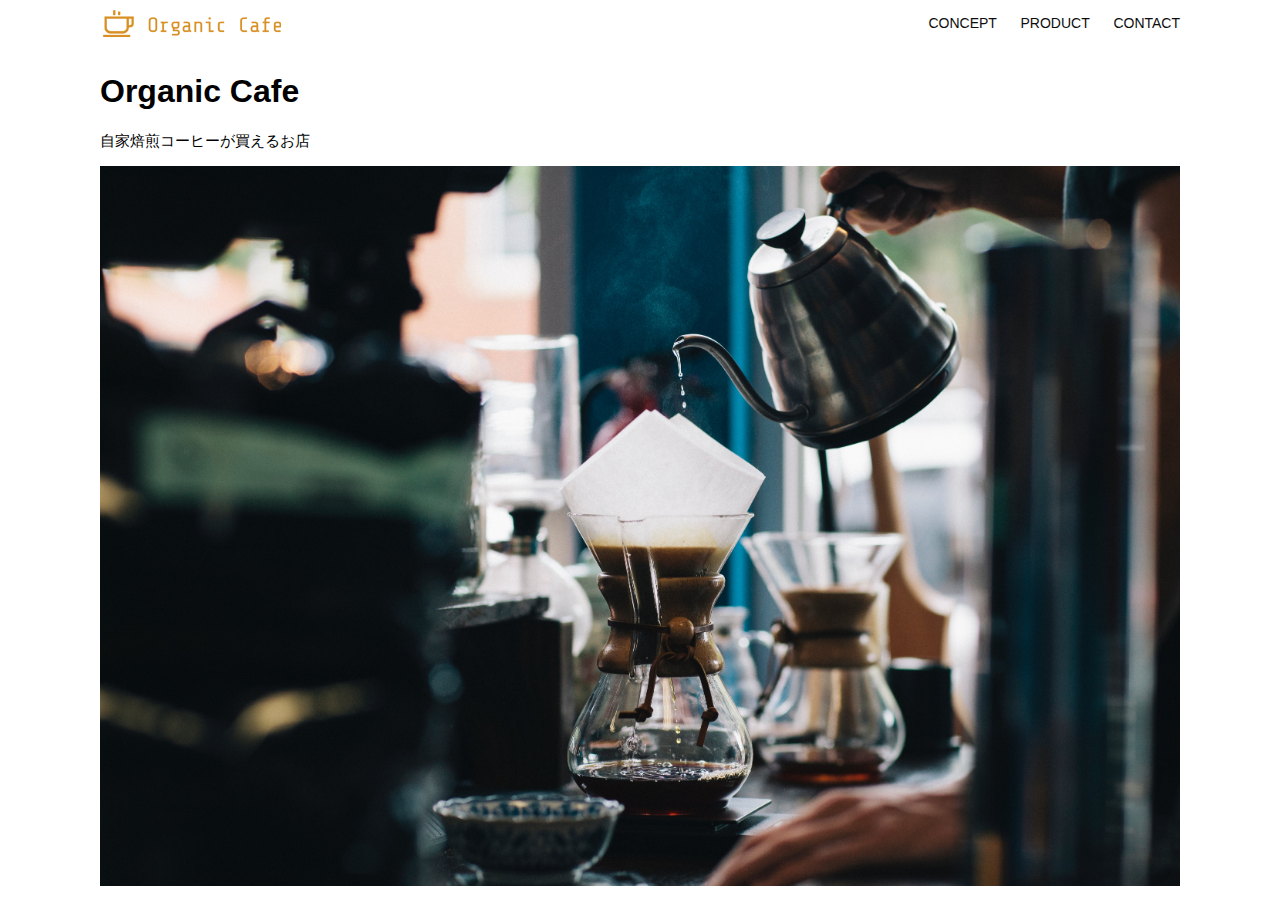
<file: kadai_013/index.html>
<!DOCTYPE html>
<html>
  <head>
    <title>Organic Cafe</title>
    <meta charset="UTF-8" />
    <meta name="description" content="自家焙煎のコーヒーがお家で楽しめるOrganic Cafe"/>
    <meta name="viewport" content="width=device-width, initial-scale=1.0" />
    <link rel="stylesheet" href="style.css" />
  </head>
  <body>
    <!-- ヘッダー -->
    <header>
      <!-- ロゴ -->
      <a href="index.html" id="logo"><img src="images/logo.png" alt="トップページに戻る"/></a>

      <!-- PC用ナビゲーション -->
      <nav id="nav-pc">
        <a href="index.html#concept">CONCEPT</a>
        <a href="index.html#product">PRODUCT</a>
        <a href="index.html#contact">CONTACT</a>
      </nav>
      <!-- スマホ用メニューボタン -->
      <img id="menu-sp" src="images/button-menu.png" alt="ナビゲーションを開く" onclick="document.getElementById('nav-sp').style.display = 'block'">

      <!-- スマホ用ナビゲーション -->
      <nav id="nav-sp">
        <ul>
          <li>
            <img id="close" src="images/button-close.png" alt="ナビゲーションを閉じる" onclick="document.getElementById('nav-sp').style.display = 'none'">
          </li>
          <li>
            <a id="logo-sp" href="index.html" onclick="document.getElementById('nav-sp').style.display = 'none'">
              <img src="images/logo-sp.png" alt="トップページに戻る">
            </a>
          </li>
          <li>
            <a class="menu" href="index.html#concept" onclick="document.getElementById('nav-sp').style.display = 'none'">CONCEPT</a>
          </li>
          <li>
            <a class="menu" href="index.html#product" onclick="document.getElementById('nav-sp').style.display = 'none'">PRODUCT</a>
          </li>
          <li><a class="menu" href="index.html#contact" onclick="document.getElementById('nav-sp').style.display = 'none'">CONTACT</a>
          </li>
        </ul>
      </nav>
    </header>
    <main>
      <article>
        <!-- メインビジュアル -->
        <section id="main-visual">
          <div id="main-message">
            <h1>Organic Cafe</h1>
            <p>自家焙煎コーヒーが買えるお店</p>
          </div>
          <img src="images/main-image.jpg" alt="コーヒーをハンドドリップで淹れる画像"/>
        </section>
      </article>
    </main>
  </body>
</html>
</file>
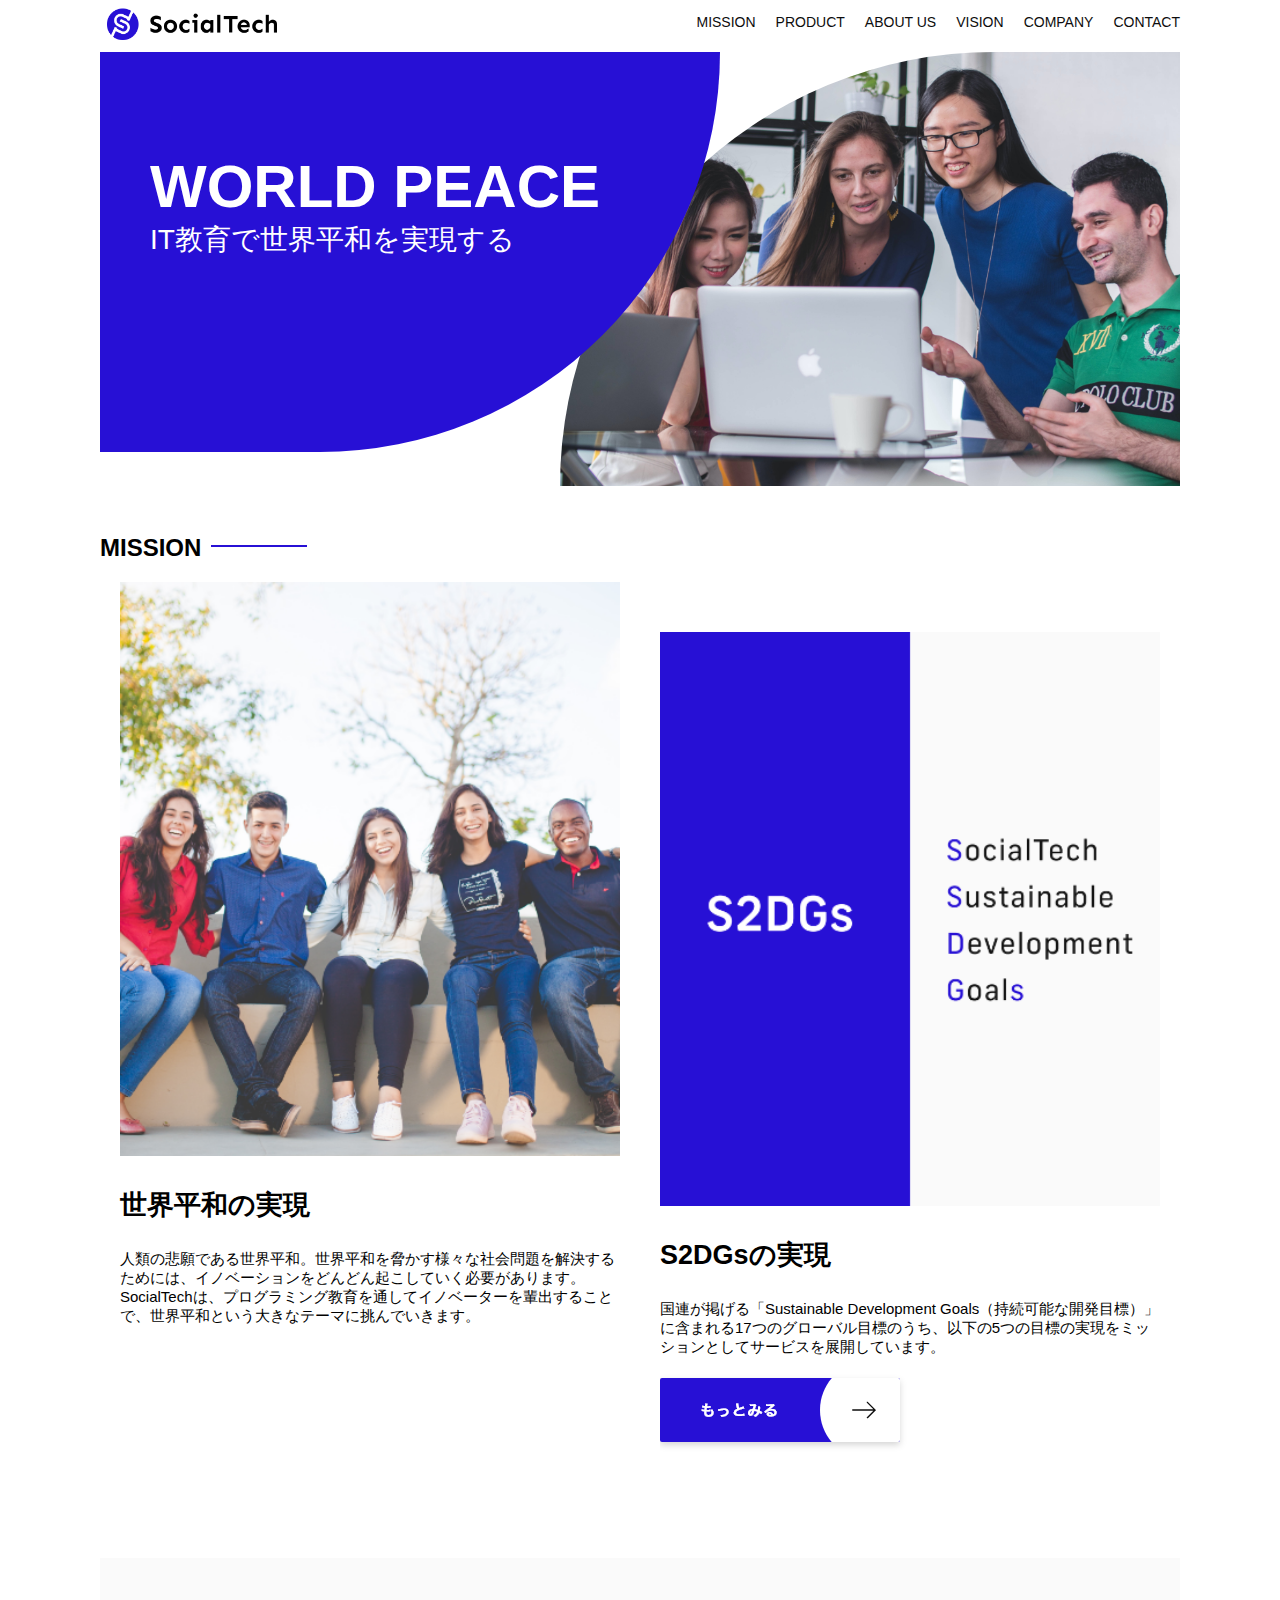
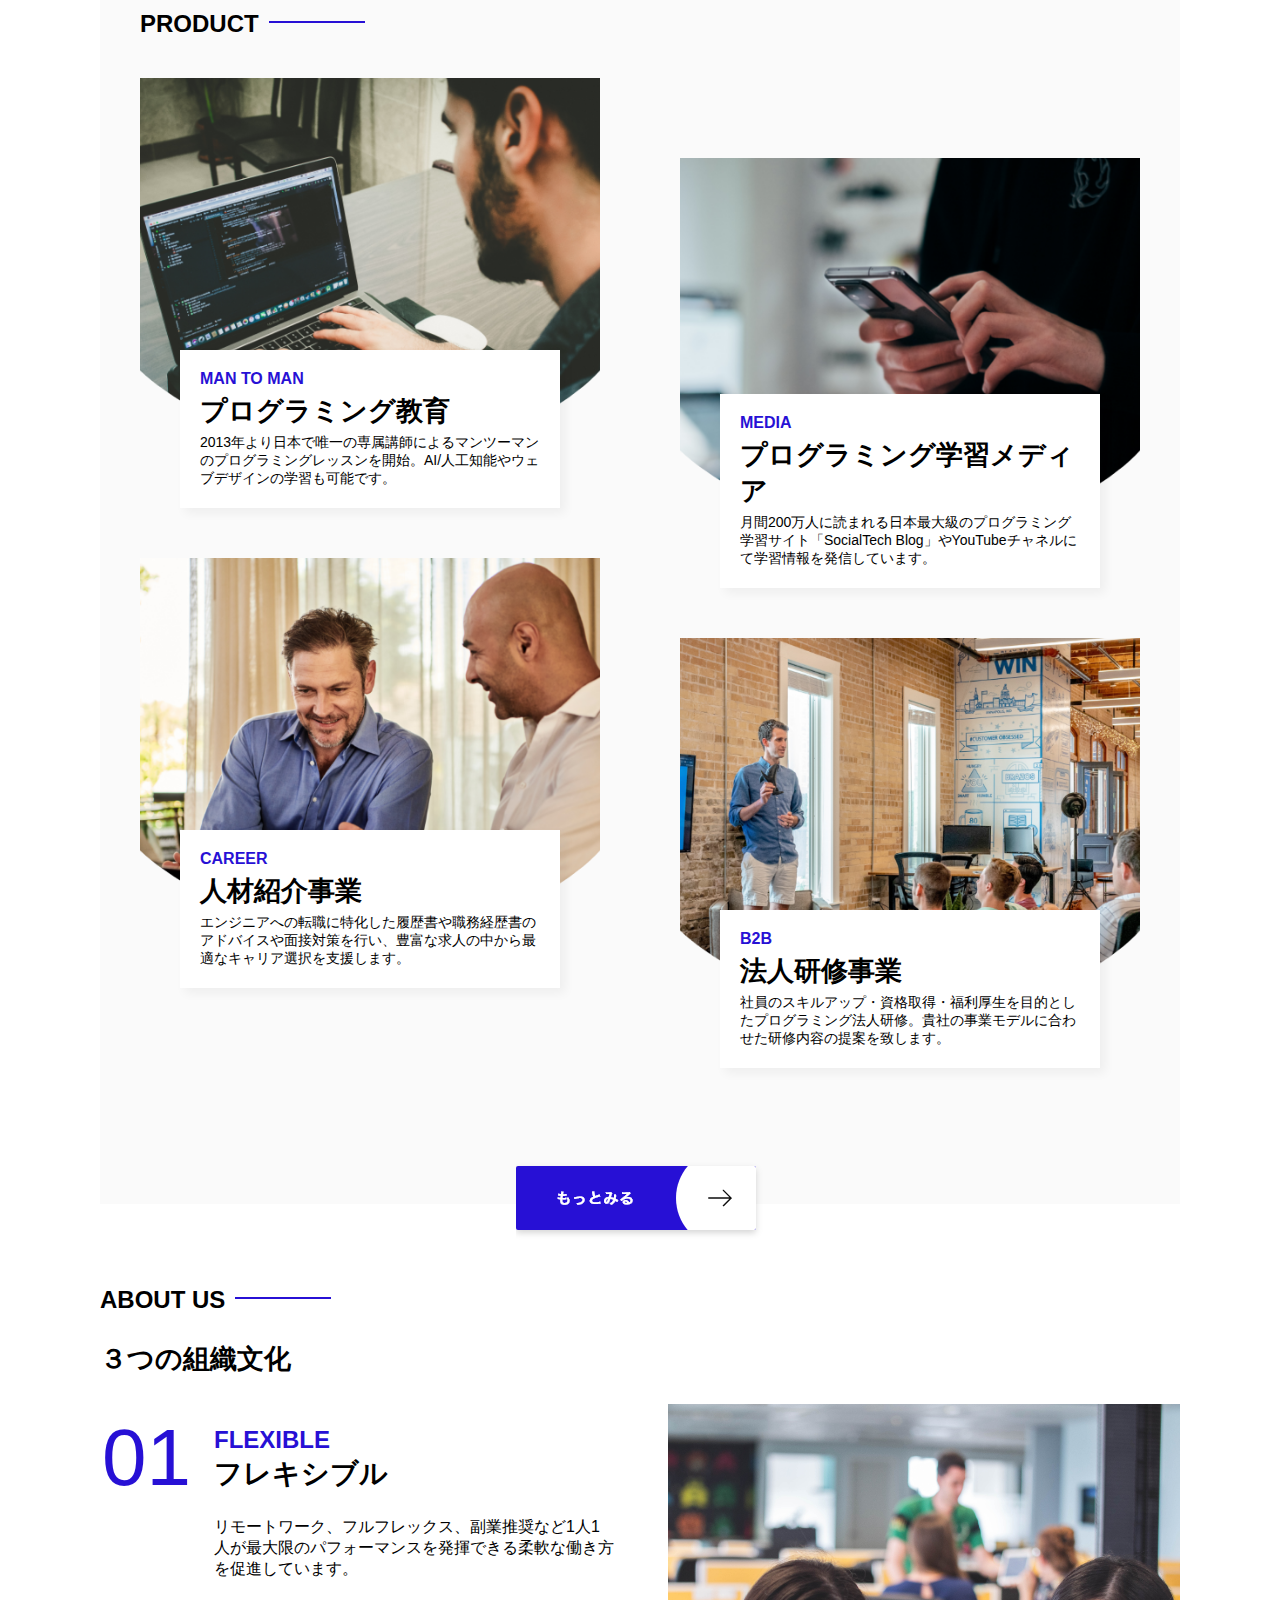
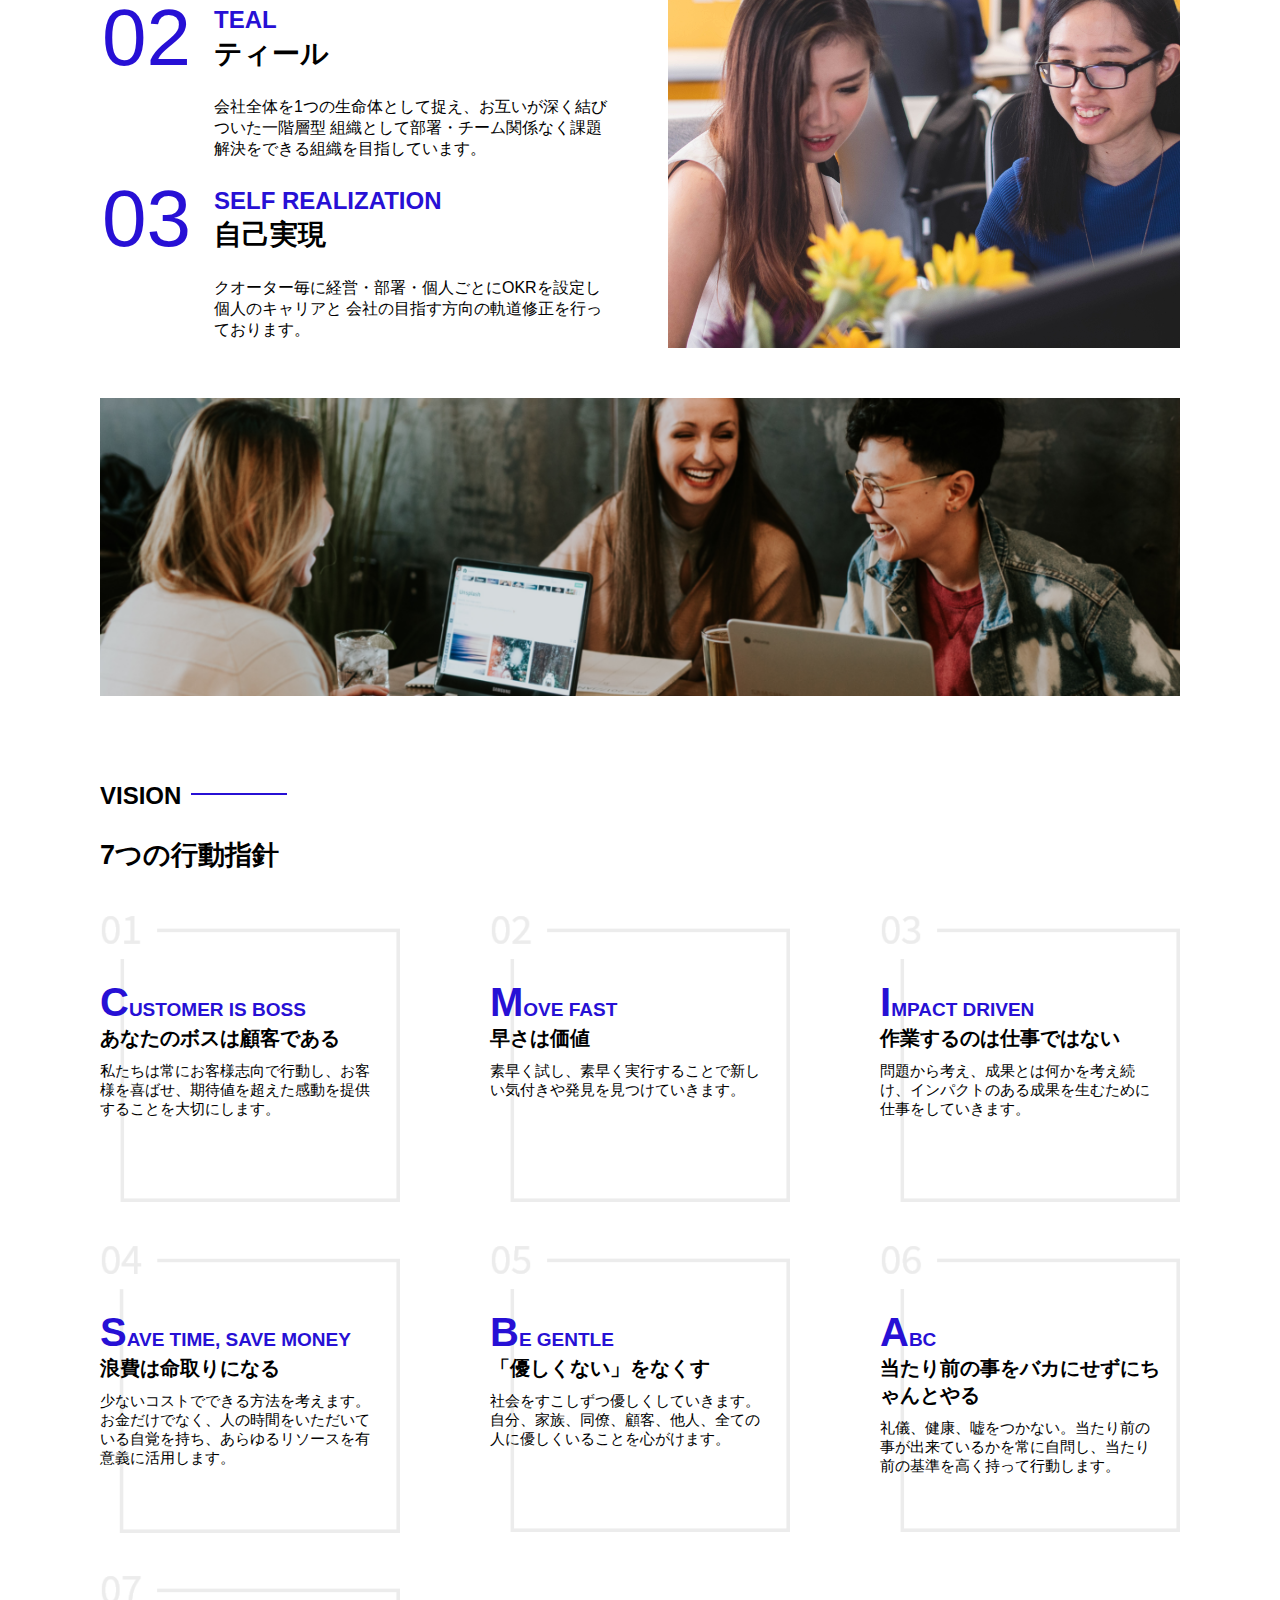
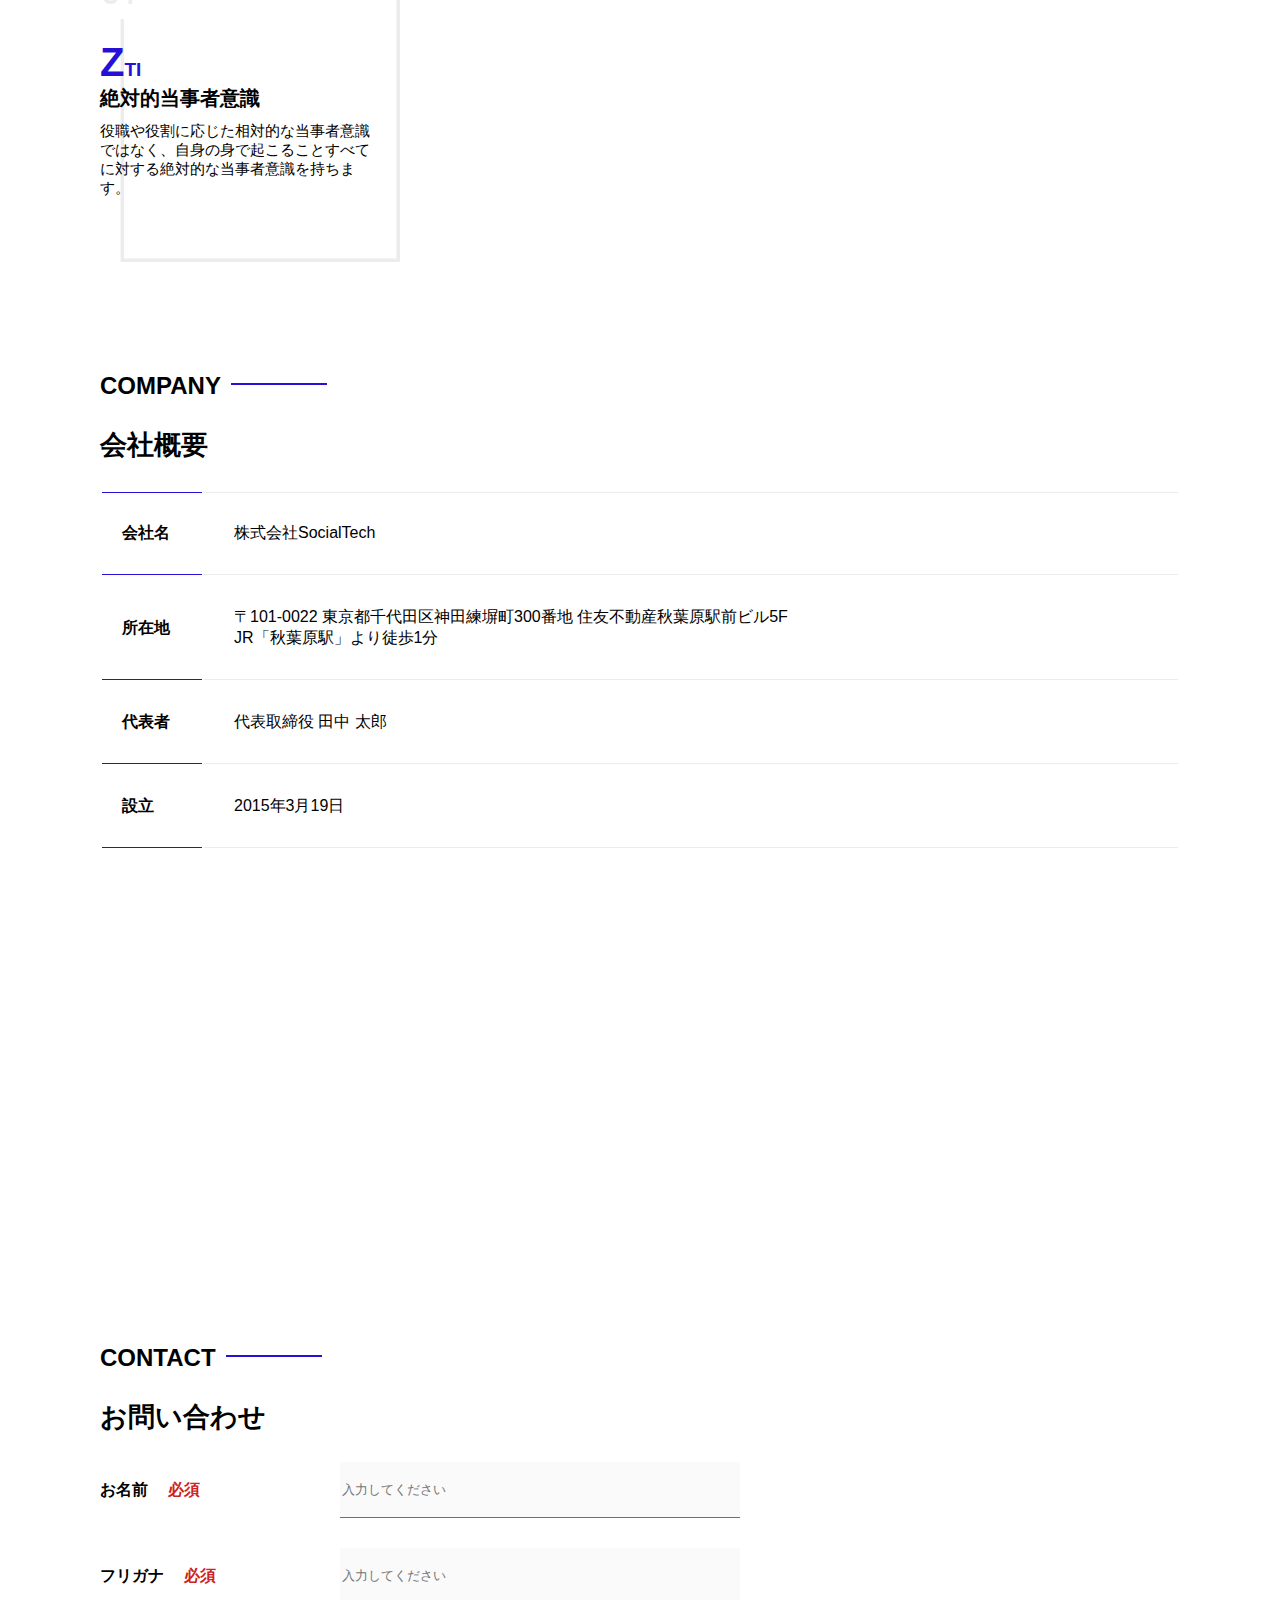
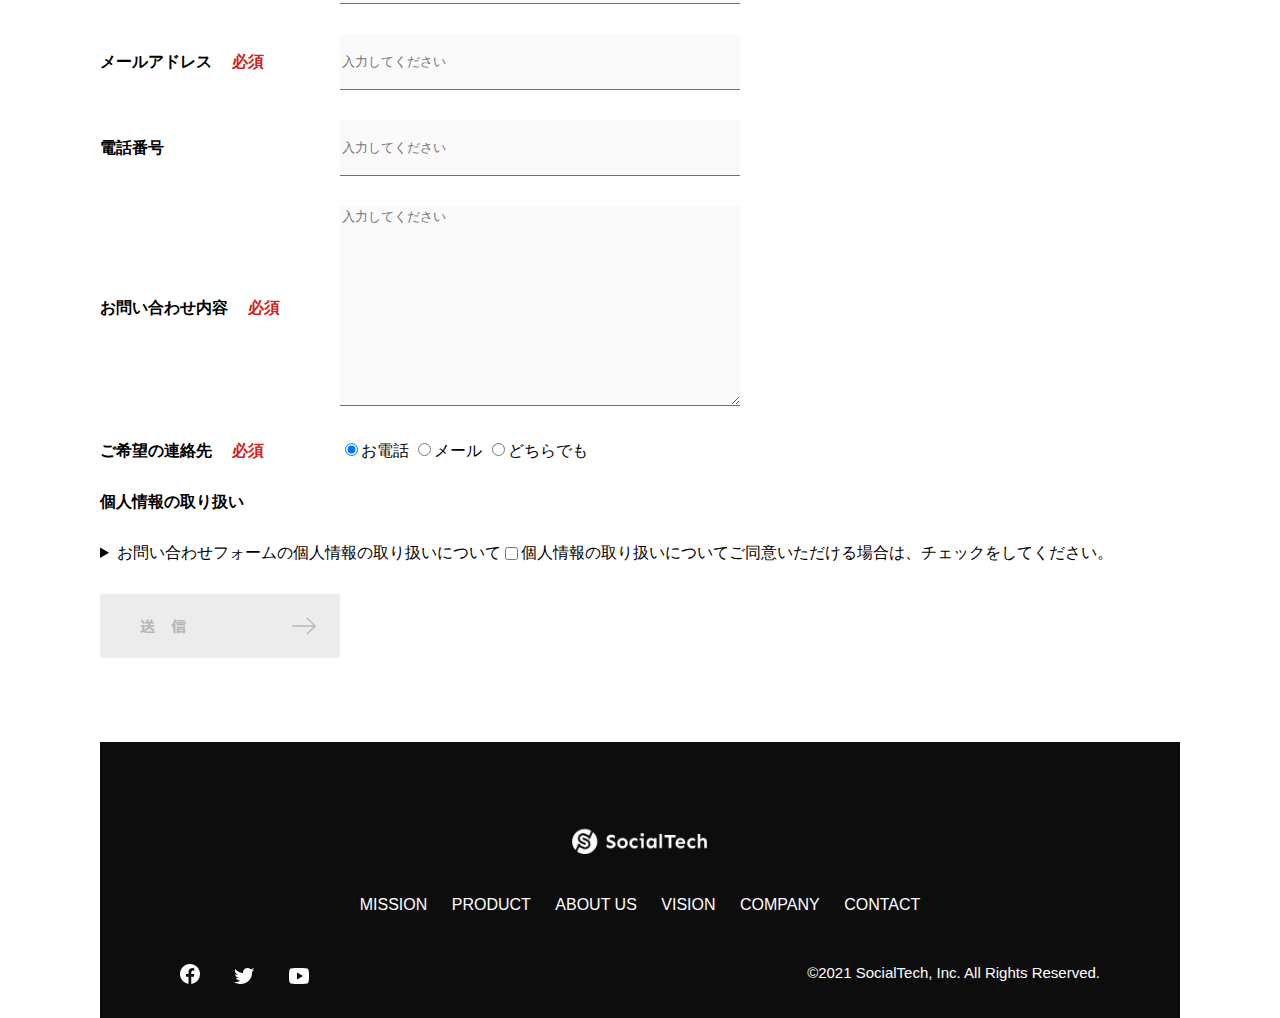
<file: kadai_tutorial_output/index.html>
<!DOCTYPE html>
<html>
  <head>
    <title>SocialTech</title>
    <meta charset="UTF-8">
    <meta name="description" content="SocialTechはEdTech業界のリーディングカンパニーを目指します。">
    <meta name="viewport" content="width=device-width, initial-scale=1.0">
    <link rel="stylesheet" href="style.css">
  </head>
  <body>
    <!-- ヘッダー -->
    <header>
      <!-- ロゴ -->
      <a href="index.html" id="logo"><img src="images/logo.png" alt="トップページに戻る"></a>

      <!-- PC用ナビゲーション -->
      <nav id="nav-pc">
        <ul>
         <li><a href="mission.html">MISSION</a></li>
         <li><a href="product.html">PRODUCT</a></li>
         <li><a href="index.html#aboutus">ABOUT US</a></li>
         <li><a href="index.html#vision">VISION</a></li>
         <li><a href="index.html#company">COMPANY</a></li>
         <li><a href="index.html#contact">CONTACT</a></li>
        </ul>
      </nav> 
       <!-- スマホ用メニューボタン -->
      <button id="menu-sp" onclick="document.getElementById('nav-sp').style.display = 'block'">
        <img src="images/button-menu.png" alt="ナビゲーションを開く">
      </button>
       <!-- スマホ用ナビゲーション -->
      <div id="nav-sp">
        <button id="close" onclick="document.getElementById('nav-sp').style.display = 'none'">
          <img src="images/button-close.png" alt="ナビゲーションを閉じる">
        </button>
 
        <nav>
          <ul>
            <li>
               <a id="logo-sp" href="index.html" onclick="document.getElementById('nav-sp').style.display = 'none'"><img src="images/logo-sp.png" alt="トップページに戻る"></a>
             </li>
             <li><a class="menu" href="mission.html" onclick="document.getElementById('nav-sp').style.display = 'none'">MISSION</a></li>
             <li><a class="menu" href="product.html" onclick="document.getElementById('nav-sp').style.display = 'none'">PRODUCT</a></li>
             <li><a class="menu" href="index.html#aboutus" onclick="document.getElementById('nav-sp').style.display = 'none'">ABOUT US</a></li>
             <li><a class="menu" href="index.html#vision" onclick="document.getElementById('nav-sp').style.display = 'none'">VISION</a></li>
             <li><a class="menu" href="index.html#company" onclick="document.getElementById('nav-sp').style.display = 'none'">COMPANY</a></li>
             <li><a class="menu" href="index.html#contact" onclick="document.getElementById('nav-sp').style.display = 'none'">CONTACT</a></li>
           </ul>
        </nav>
        <div id="sns">
          <a href="https://www.facebook.com/sejuku2013">
             <img src="images/button-facebook.png" alt="Facebookのリンク">
          </a>
          <a href="https://twitter.com/samuraijuku">
            <img src="images/button-twitter.png" alt="Twitterのリンク">
          </a>
          <a href="https://www.youtube.com/channel/UCCFOQO5aDK0xXam4cUQXT8g">
            <img src="images/button-youtube.png" alt="YouTubeのリンク">
          </a>
         </div>
       </div>
      </header>
  <main>
    <article>
      <!-- メインビジュアル -->
       <section id="main-visual">
        <div id="main-message">
          <h1>WORLD PEACE</h1>
          <p>IT教育で世界平和を実現する</p>
        </div>
        <img src="images/index/index-main.png" alt="PCの周りに集まる多国籍の仲間たち">
        </section>
        <!--ミッション-->
        <section id="mission">
          <h2 class="index-h2">MISSION</h2>
          <div id="mission-flex">
          <div>
            <img id="mission-photo" src="images/index/index-mission.png" alt="屋外のベンチで写真を撮影する多国籍の仲間たち">
            <h3>世界平和の実現</h3>
            <p>
              人類の悲願である世界平和。世界平和を脅かす様々な社会問題を解決するためには、イノベーションをどんどん起こしていく必要があります。SocialTechは、プログラミング教育を通してイノベーターを輩出することで、世界平和という大きなテーマに挑んでいきます。
            </p>
          </div>
          <div>
            <img id="s2dgs" src="images/index/s2dgs.png" alt="S2DGs">
            <h3>S2DGsの実現</h3>
            <p>国連が掲げる「Sustainable Development Goals（持続可能な開発目標）」に含まれる17つのグローバル目標のうち、以下の5つの目標の実現をミッションとしてサービスを展開しています。</p>
          <a href="mission.html">
            <img src="images/button-more.png" alt="もっとみる">
          </a>
          </div>
          </div>
        </section>
        <!-- プロダクト -->
        <section id="product">
          <h2 class="index-h2">PRODUCT</h2>
          <div class="product-flex">
            <div id="product-left">
              <div>
                <img class="product-photo" src="images/index/index-mantoman.png" alt="PCでコードを書く男性">
                <div class="product-explain">
                  <span>MAN TO MAN</span>
                  <h3>プログラミング教育</h3>
                  <p>2013年より日本で唯一の専属講師によるマンツーマンのプログラミングレッスンを開始。AI/人工知能やウェブデザインの学習も可能です。</p>
                </div>
              </div>
              <div>
                <img class="product-photo" src="images/index/index-career.png" alt="笑顔で話し合う2人の男性">
                <div class="product-explain">
                  <span>CAREER</span>
                  <h3>人材紹介事業</h3>
                  <p>エンジニアへの転職に特化した履歴書や職務経歴書のアドバイスや面接対策を行い、豊富な求人の中から最適なキャリア選択を支援します。</p>
                </div>
              </div>
            </div>
            <div id="product-right">
              <div>
                <img class="product-photo" src="images/index/index-media.png" alt="スマートフォンを操作する人">
                <div class="product-explain">
                  <span>MEDIA</span>
                  <h3>プログラミング学習メディア</h3>
                  <p>月間200万人に読まれる日本最大級のプログラミング学習サイト「SocialTech Blog」やYouTubeチャネルにて学習情報を発信しています。</p>
                </div>
              </div>
              <div>
                <img class="product-photo" src="images/index/index-b2b.png" alt="講演中の男性とそれを聴く人々">
                <div class="product-explain">
                  <span>B2B</span>
                  <h3>法人研修事業</h3>
                  <p>社員のスキルアップ・資格取得・福利厚生を目的としたプログラミング法人研修。貴社の事業モデルに合わせた研修内容の提案を致します。</p>
                </div>
              </div>
            </div>
          </div>
          <div id="product-more">
            <a href="product.html">
              <img src="images/button-more.png" alt="もっとみる">
            </a>
          </div>
        </section>
        <!-- ABOUT US -->
         <section id="aboutus">
         <h2 class="index-h2">ABOUT US</h2>
         <h3>３つの組織文化</h3>
         <div>
          <table class="culture-table">
            <tr>
              <td class="culture-num">01</td>
              <th><span class="culture-en">FLEXIBLE</span><br>フレキシブル</th>
            </tr>
            <tr>
              <td>
                <!--空のセル-->
              </td>
              <td class="culture-description">リモートワーク、フルフレックス、副業推奨など1人1人が最大限のパフォーマンスを発揮できる柔軟な働き方を促進しています。</td>
            </tr>
            <tr>
              <td class="culture-num">02</td>
              <th><span class="culture-en">TEAL</span><br>ティール</th>
            </tr>
            <tr>
              <td>
                <!--空のセル-->
              </td>
              <td class="culture-description">会社全体を1つの生命体として捉え、お互いが深く結びついた一階層型 組織として部署・チーム関係なく課題解決をできる組織を目指しています。</td>
            </tr>
            <tr>
              <td class="culture-num">03</td>
              <th><span class="culture-en">SELF REALIZATION</span><br>自己実現</th>
            </tr>
            <tr>
              <td>
                <!--空のセル-->
              </td>
              <td class="culture-description">クオーター毎に経営・部署・個人ごとにOKRを設定し個人のキャリアと 会社の目指す方向の軌道修正を行っております。</td>
            </tr>
          </table>
          <img class="culture-img" src="images/index/index-aboutus1.png" alt="笑顔で話し合う2人の女性">
         </div>
         <img class="culture-img2" src="images/index/index-aboutus2.png" alt="笑顔で話し合う3人の男女">
        </section>
        <!-- VISION -->
         <section id="vision">
          <h2 class="index-h2">VISION</h2>
          <h3>7つの行動指針</h3>
          <div>
            <div class="vision-box">
              <img src="images/index/vision-01.png" alt="01">
              <div>
                <h4>CUSTOMER IS BOSS</h4>
                <h5>あなたのボスは顧客である</h5>
                <p>私たちは常にお客様志向で行動し、お客様を喜ばせ、期待値を超えた感動を提供することを大切にします。</p>
              </div>
            </div>
            <div class="vision-box">
              <img src="images/index/vision-02.png" alt="02">
              <div>
                <h4>MOVE FAST</h4>
                <h5>早さは価値</h5>
                <p>素早く試し、素早く実行することで新しい気付きや発見を見つけていきます。</p>
              </div>
            </div>
            <div class="vision-box">
              <img src="images/index/vision-03.png" alt="03">
              <div>
                <h4>IMPACT DRIVEN</h4>
                <h5>作業するのは仕事ではない</h5>
                <p>問題から考え、成果とは何かを考え続け、インパクトのある成果を生むために仕事をしていきます。</p>
              </div>
            </div>
            <div class="vision-box">
              <img src="images/index//vision-04.png" alt="04">
              <div>
                <h4>SAVE TIME, SAVE MONEY</h4>
                <h5>浪費は命取りになる</h5>
                <p>少ないコストでできる方法を考えます。お金だけでなく、人の時間をいただいている自覚を持ち、あらゆるリソースを有意義に活用します。</p>
              </div>
            </div>
            <div class="vision-box">
              <img src="images/index/vision-05.png" alt="05">
              <div>
                <h4>BE GENTLE</h4>
                <h5>「優しくない」をなくす</h5>
                <p>社会をすこしずつ優しくしていきます。自分、家族、同僚、顧客、他人、全ての人に優しくいることを心がけます。</p>
              </div>
            </div>
            <div class="vision-box">
              <img src="images/index/vision-06.png" alt="06">
              <div>
                <h4>ABC</h4>
                <h5>当たり前の事をバカにせずにちゃんとやる</h5>
                <p>礼儀、健康、嘘をつかない。当たり前の事が出来ているかを常に自問し、当たり前の基準を高く持って行動します。</p>
              </div>
            </div>
            <div class="vision-box">
              <img src="images/index/vision-07.png" alt="07">
              <div>
                <h4>ZTI</h4>
                <h5>絶対的当事者意識</h5>
                <p>役職や役割に応じた相対的な当事者意識ではなく、自身の身で起こることすべてに対する絶対的な当事者意識を持ちます。</p>
              </div>
            </div>
          </div>
         </section>
         <!-- COMPANY -->
      <section id="company">
        <h2 class="index-h2">COMPANY</h2>
        <h3>会社概要</h3>
        <table id="company-table">
          <tr>
            <th class="tableheader tableheader-first">会社名</th>
            <td class="cell cell-first">株式会社SocialTech</td>
          </tr>
          <tr>
            <th class="tableheader">所在地</th>
            <td class="cell">〒101-0022 東京都千代田区神田練塀町300番地 住友不動産秋葉原駅前ビル5F<br>JR「秋葉原駅」より徒歩1分</td>
          </tr>
          <tr>
            <th class="tableheader">代表者</th>
            <td class="cell">代表取締役 田中 太郎</td>
          </tr>
          <tr>
            <th class="tableheader">設立</th>
            <td class="cell">2015年3月19日</td>
          </tr>
        </table>
        <iframe 
        src="https://www.google.com/maps/embed?pb=!1m18!1m12!1m3!1d3240.0688551336807!2d139.7720776771055!3d35.69992317258124!2m3!1f0!2f0!3f0!3m2!1i1024!2i768!4f13.1!3m3!1m2!1s0x60188fee13660e23%3A0x77137876edf742ac!2z5L2P5Y-L5LiN5YuV55Sj56eL6JGJ5Y6f6aeF5YmN44OT44Or!5e0!3m2!1sja!2sjp!4v1704858013291!5m2!1sja!2sjp" 
        style="border: 0" allowfullscreen="" loading="lazy">
        </iframe>
      </section>
      <!-- お問い合わせフォーム -->
       <section id="contact">
        <h2 class="index-h2">CONTACT</h2>
        <h3>お問い合わせ</h3>
        <form>
          <div>
            <div class="contact-heading">
              <label class="contact-label">お名前<span class="contact-span">必須</span></label>
            </div>
            <div>
              <input type="text" name="name" placeholder="入力してください" class="contact-textbox">
            </div>
          </div>
          <div>
            <div class="contact-heading">
              <label class="contact-label">フリガナ<span class="contact-span">必須</span></label>
            </div>
            <div>
              <input type="text" name="hurigana" placeholder="入力してください" class="contact-textbox">
            </div>
          </div>
          <div>
            <div class="contact-heading">
              <label class="contact-label">メールアドレス<span class="contact-span">必須</span></label>
            </div>
            <div>
              <input type="text" name="email" placeholder="入力してください" class="contact-textbox">
            </div>
          </div>
          <div>
            <div class="contact-heading">
              <label class="contact-label">電話番号</label>
            </div>
            <div>
              <input type="text" name="tel" placeholder="入力してください" class="contact-textbox">
            </div>
          </div>
          <div>
            <div class="contact-heading">
              <label class="contact-label">お問い合わせ内容<span class="contact-span">必須</span></label>
            </div>
            <div>
              <textarea class="contact-textarea" placeholder="入力してください" name="message"></textarea>
            </div>
          </div>
          <div>
            <div class="contact-heading">
              <label class="contact-label">ご希望の連絡先<span class="contact-span">必須</span></label>
            </div>
            <div>
              <input class="radiobutton" type="radio" value="tel" name="contact" checked><label>お電話</label>
              <input class="radiobutton" type="radio" value="mail" name="contact"><label>メール</label>
              <input class="radiobutton" type="radio" value="both" name="contact"><label>どちらでも</label>
            </div>
          </div>
            <div class="contact-heading">
              <label class="contact-label">個人情報の取り扱い</label>
            </div>
            <div>
              <details>
                <summary>お問い合わせフォームの個人情報の取り扱いについて</summary>
                <div>
                  <dl>
                    <dt>１．組織の名称又は氏名</dt>
                    <dd>株式会社SocialTech</dd>
                    <dt>２．個人情報保護管理者（若しくはその代理人）の氏名又は職名、所属及び連絡先</dt>
                    <dd>
                      <p>鈴木 一郎 コーポレート部</p>
                      <p>メールアドレス：samurai@example.com</p>
                      <p>TEL：03-1234-5678</p>
                    </dd>
                    <dt>３．個人情報の利用目的</dt>
                    <dd>
                      <ul>
                        <li>・本サービス及び本サービスに関連する情報の提供又はそれらに関する連絡のため</li>
                        <li>・ユーザーの本人確認のため</li>
                        <li>・当社サービスのご案内のため</li>
                        <li>・当社の商品等の広告または宣伝（電子メールによるものを含むものとします。）</li>
                      </ul>
                    </dd>
                    <dt>４．個人情報の取り扱い業務の委託</dt>
                    <dd>個人情報の取扱業務の全部または一部を外部に業務委託する場合があります。その際、弊社は、個人情報を適切に保護できる管理体制を敷き実行していることを条件として委託先を厳選したうえで、機密保持契約を委託先と締結し、お客様の個人情報を厳密に管理させます。</dd>
                    <dt>５．個人情報の開示等の請求</dt>
                    <dd>
                      お客様は、弊社に対してご自身の個人情報の開示等（利用目的の通知、開示、内容の訂正・追加・削除、利用の停止または消去、第三者への提供の停止）に関して、当社問合わせ窓口に申し出ることができます。<br>
                      その際、弊社はお客様ご本人を確認させていただいたうえで、合理的な期間内に対応いたします。<br>
                      なお、個人情報に関する弊社問合わせ先は、次の通りです。
                    </dd>
                    <dd>
                      <p>株式会社SocialTech　個人情報問合せ窓口</p>
                      <p>〒150-0043　東京都千代田区神田練塀町300番地 住友不動産秋葉原駅前ビル5F</p>
                      <p>メールアドレス：samurai@example.com　TEL：03-1234-5678</p>
                    </dd>

                    <dt>６．個人情報を提供されることの任意性について</dt>
                    <dd>お客様がご自身の個人情報を弊社に提供されるか否かは、お客様のご判断によりますが、もしご提供されない場合には、適切なサービスが提供できない場合がありますので予めご了承ください。</dd>
                  </dl>
                </div>
              </details>
              <input type="checkbox" name="agree">
              <span>個人情報の取り扱いについてご同意いただける場合は、チェックをしてください。</span>
            </div>
          </div>
          <input type="image" src="images/button-submit.png" alt="送信する">
        </form>
       </section>
      </article>
    </main>
  
    <footer>
      <div id="footer-logo">
        <img src="images/logo-sp.png" alt="SocialTech">
      </div>
      <div id="footer-link">
        <a href="mission.html">MISSION</a>
        <a href="product.html">PRODUCT</a>
        <a href="index.html#aboutus">ABOUT US</a>
        <a href="index.html#vision">VISION</a>
        <a href="index.html#company">COMPANY</a>
        <a href="index.html#contact">CONTACT</a>
      </div>
       <div id="sns-footer">
         <div class="sns-btns">
          <a href="https://www.facebook.com/sejuku2013"><img src="images/button-facebook.png" alt="Facebookのリンク"></a>
           <a href="https://twitter.com/samuraijuku"><img src="images/button-twitter.png" alt="Twitterのリンク"></a>
           <a href="https://www.youtube.com/channel/UCCFOQO5aDK0xXam4cUQXT8g"><img src="images/button-youtube.png" alt="YouTubeのリンク"></a> 
         </div>
         <p id="copyright">&copy;2021 SocialTech, Inc. All Rights Reserved.</p>
       </div>
    </footer>

  </body>
</html>
</file>
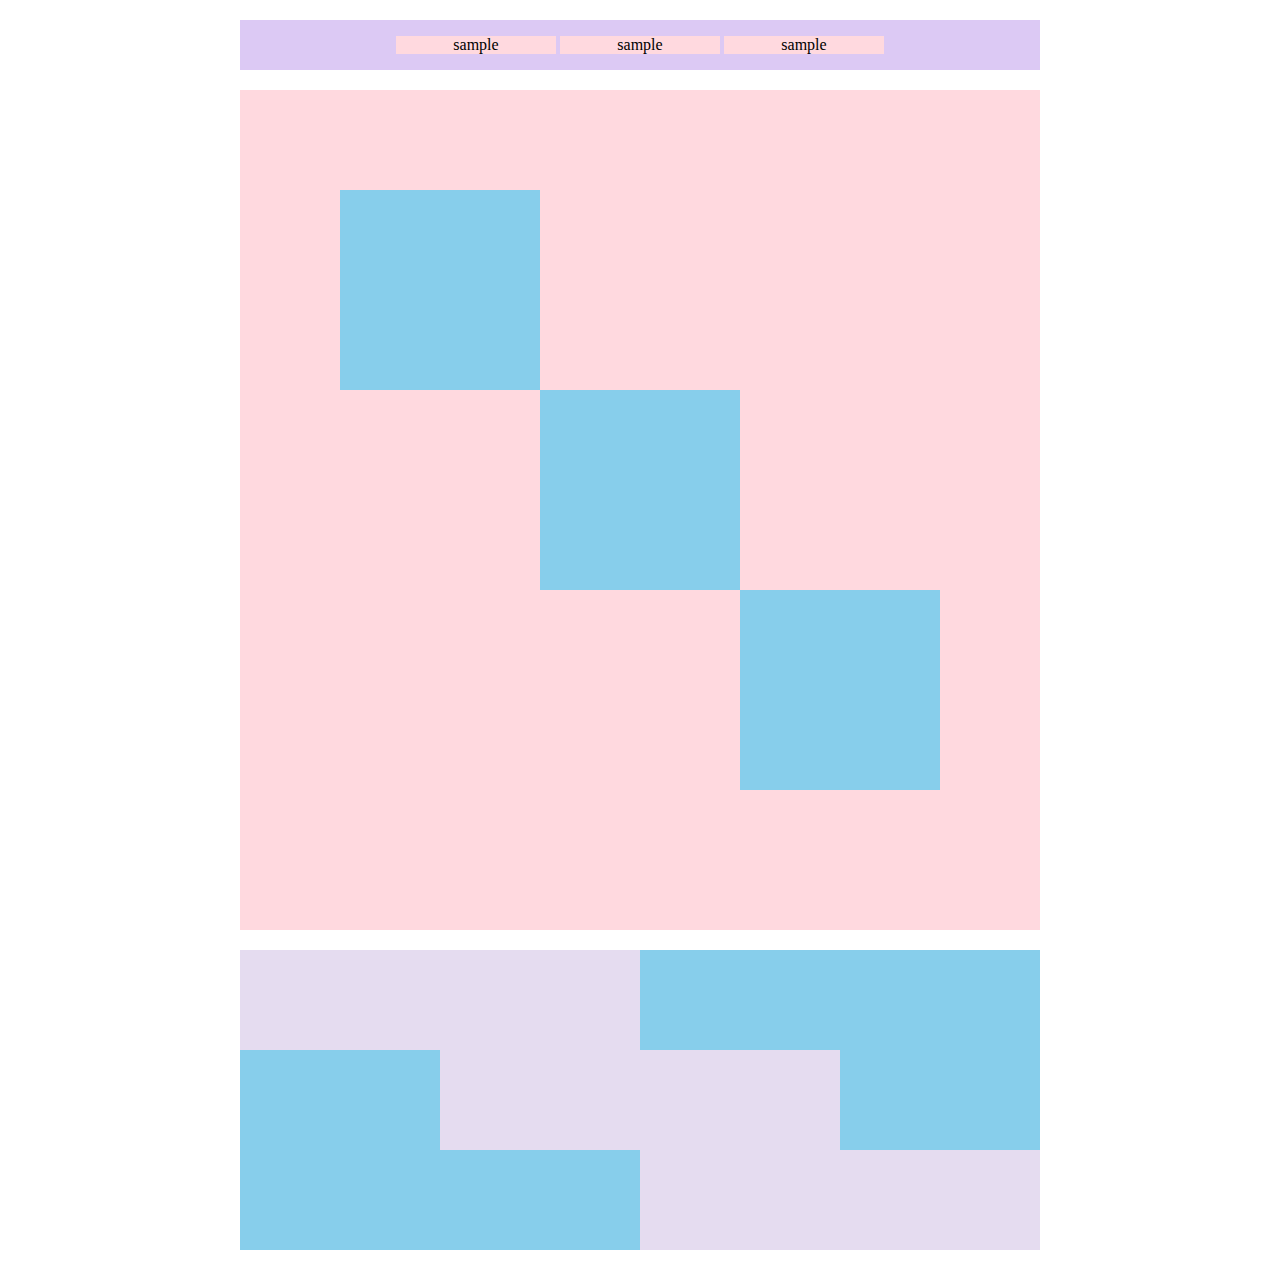
<file: kadai-018/kadai_018.html>
<!DOCTYPE html>
<html>
<head>
  <meta charset="UTF-8">
  <link rel="stylesheet" href="style.css">
  <meta name="description" content="このページは18章の課題です。">
  <title>18章課題</title>
</head>
<body>
  <div id="top">
    <p class="top-child">sample</p>
    <p class="top-child">sample</p>
    <p class="top-child">sample</p>
  </div>
  <div id="middle">
    <div id="middle-child01"></div>
    <div id="middle-child02"></div>
    <div id="middle-child03"></div>
  </div>
  <div id="bottom">
    <div id="bottom-child01"></div>
    <div id="bottom-child02"></div>
    <div id="bottom-child03"></div>
  </div>
</body>
</html>
</file>
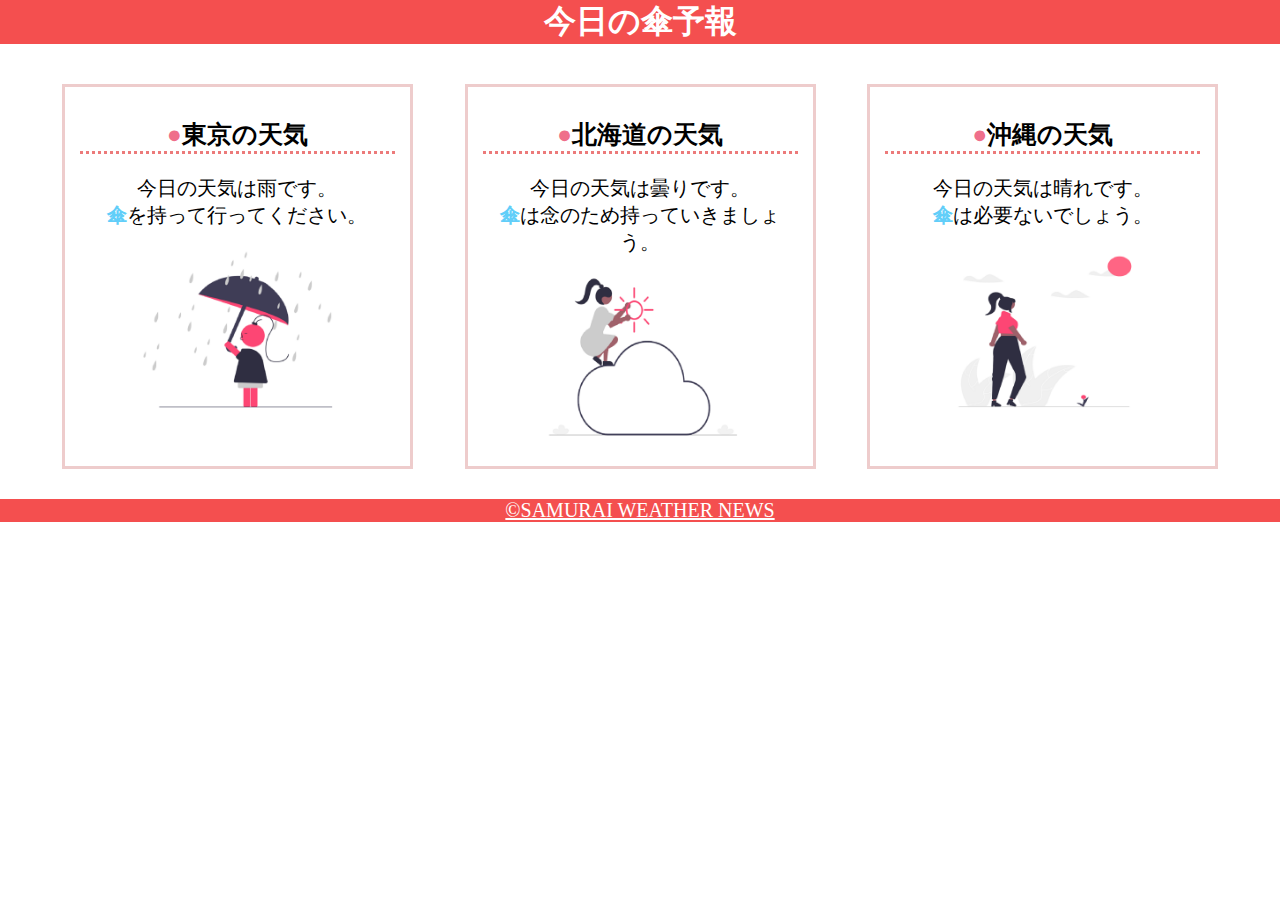
<file: kadai-022/kadai-022.html>
<!DOCTYPE html>
<html>
<head>
    <meta charset="UTF-8">
    <meta name="viewport" content="width=device-width, initial-scale=1.0">
    <link rel="stylesheet" href="style.css">
    <meta name="description" content="このページは22章の課題です。">
    <title>22章課題</title>
</head>
<body>

  <header>
    <h1>今日の傘予報</h1>
  </header>

  <main>

    <div id="parent">
      <div class="contents">
        <h2>東京の天気</h2>
        <p>今日の天気は雨です。</p>
        <p>傘を持って行ってください。</p>
        <img src="images/rainy.png" alt="雨">
    </div>

    <div class="contents">
      <h2>北海道の天気</h2>
      <p>今日の天気は曇りです。</p>
      <p>傘は念のため持っていきましょう。</p>
      <img src="images/cloudy.png" alt="曇り">
    </div>

    <div class="contents">
      <h2>沖縄の天気</h2>
      <p>今日の天気は晴れです。</p>
      <p>傘は必要ないでしょう。</p>
      <img src="images/sunny.png" alt="晴れ">
    </div>
  </div>
  </main>

  <footer>
    <a href="https://www.sejuku.net/corp/">&copy;SAMURAI WEATHER NEWS  </a>
  </footer>
</body>
</html>
</file>
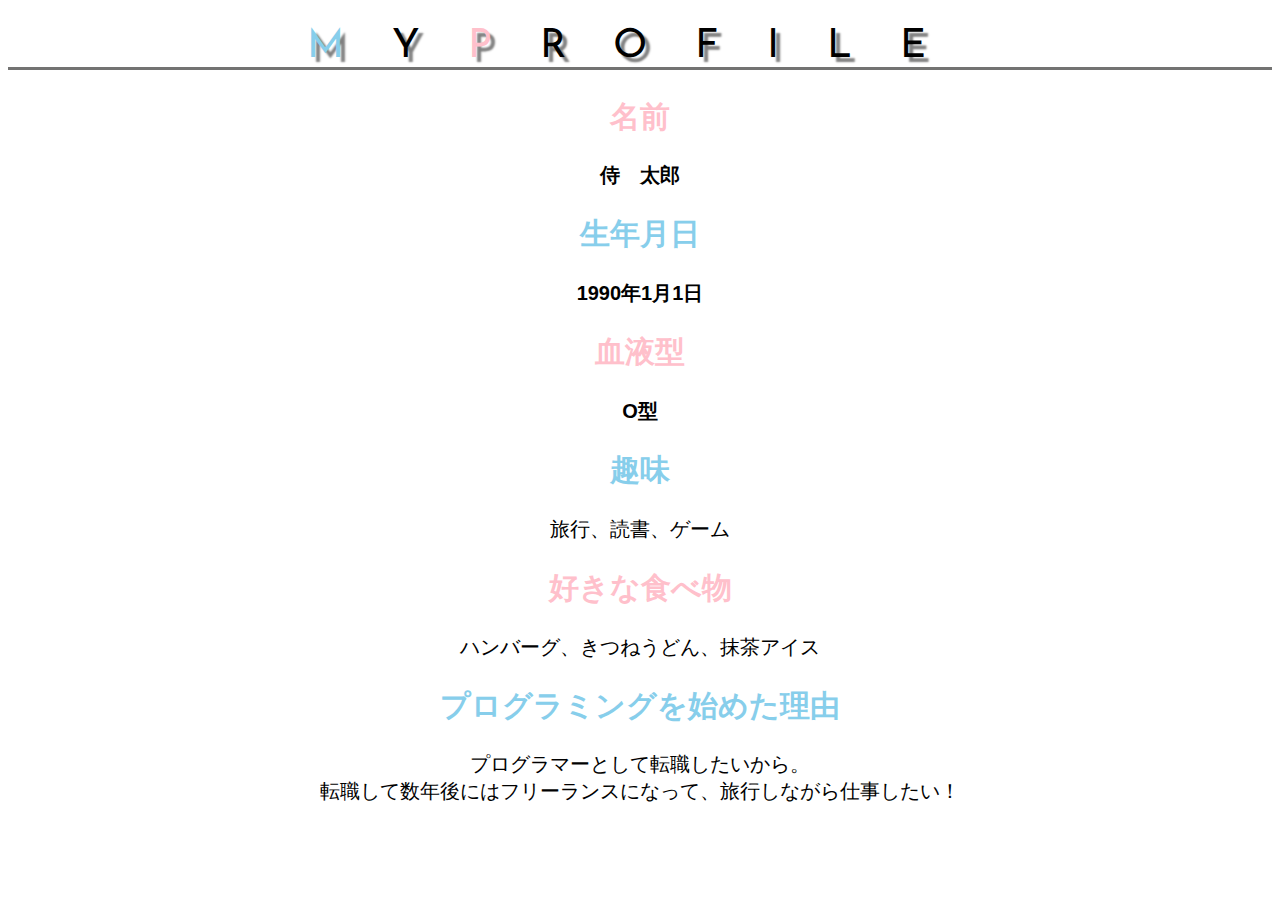
<file: kadai_015/kadai_015.html>
<!DOCTYPE html>
<html>
<head>
  <title>15章課題</title>
  <meta charset="UTF-8">
  <meta name="description" content="MYPROFILE">
  <link rel="stylesheet" href="style.css">
  <link rel="preconnect" href="https://fonts.googleapis.com">
<link rel="preconnect" href="https://fonts.gstatic.com" crossorigin>
<link href="https://fonts.googleapis.com/css2?family=Josefin+Sans:ital,wght@0,100..700;1,100..700&family=Noto+Sans+JP&display=swap" rel="stylesheet">
<body>
  <h1><span class="blue">M</span>Y<span class="pink">P</span>ROFILE</h1>
  <div id="basic">
    <h2 class="pink">名前</h2>
    <p>侍　太郎</p>
    <h2 class="blue">生年月日</h2>
    <p>1990年1月1日</p>
    <h2 class="pink">血液型</h2>
    <p>O型</p>
  </div>
  <h2 class="blue">趣味</h2>
  <p>旅行、読書、ゲーム</p>
  <h2 class="pink">好きな食べ物</h2>
  <p>ハンバーグ、きつねうどん、抹茶アイス</p>
  <h2 class="blue">プログラミングを始めた理由</h2>
  <p>プログラマーとして転職したいから。<br>転職して数年後にはフリーランスになって、旅行しながら仕事したい！</p>
</body>
</html>
</file>
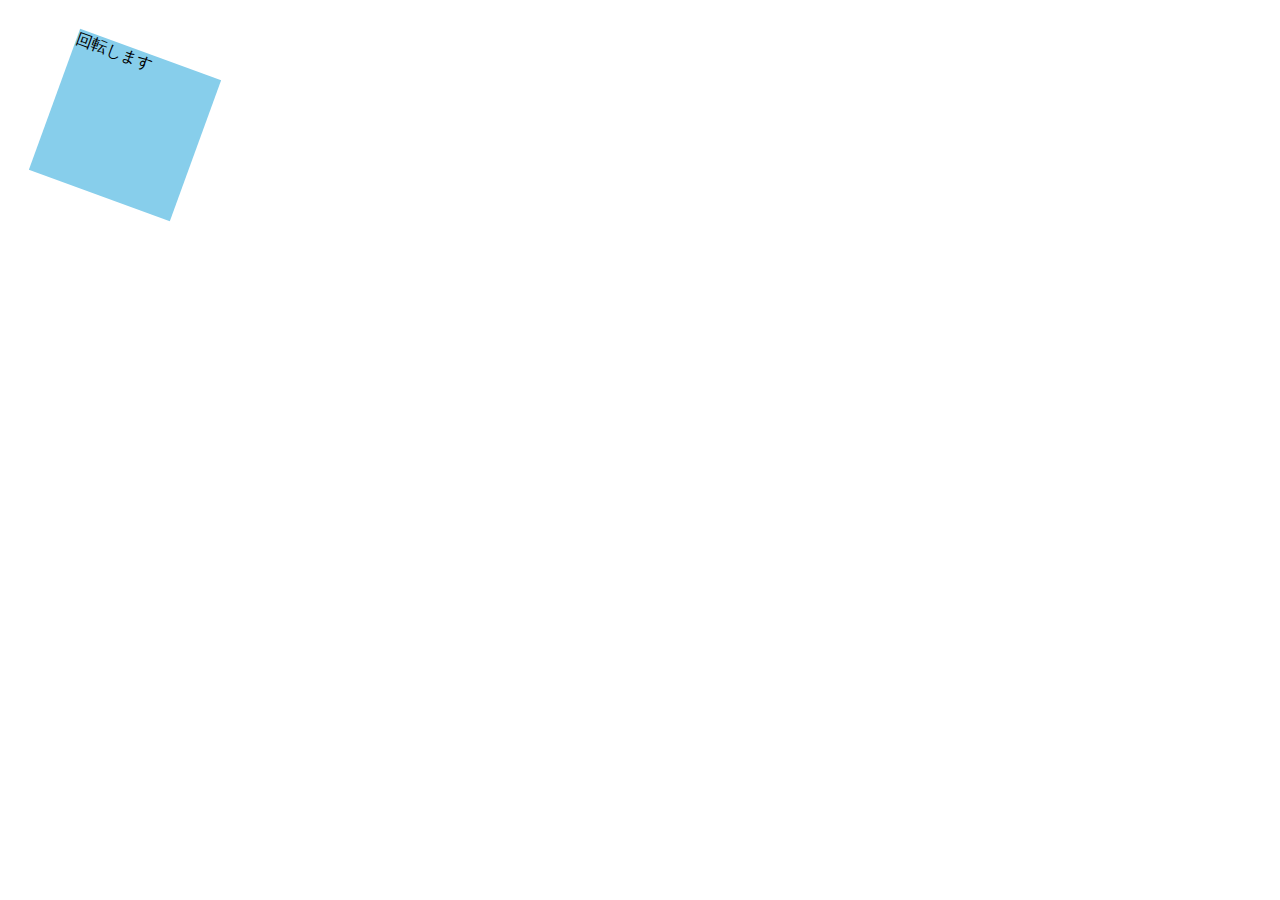
<file: kadai_mdn_css/mdn.html>
<!DOCTYPE html>
<html>

<head>
    <style>
        div {
            position: absolute;
            left: 50px;
            top: 50px;
            width: 150px;
            height: 150px;
            background-color: skyblue;
        }
    </style>
</head>

<body>
<div style="transform: rotate(20deg);">
        回転します
    </div>

</body>

</html>
</file>
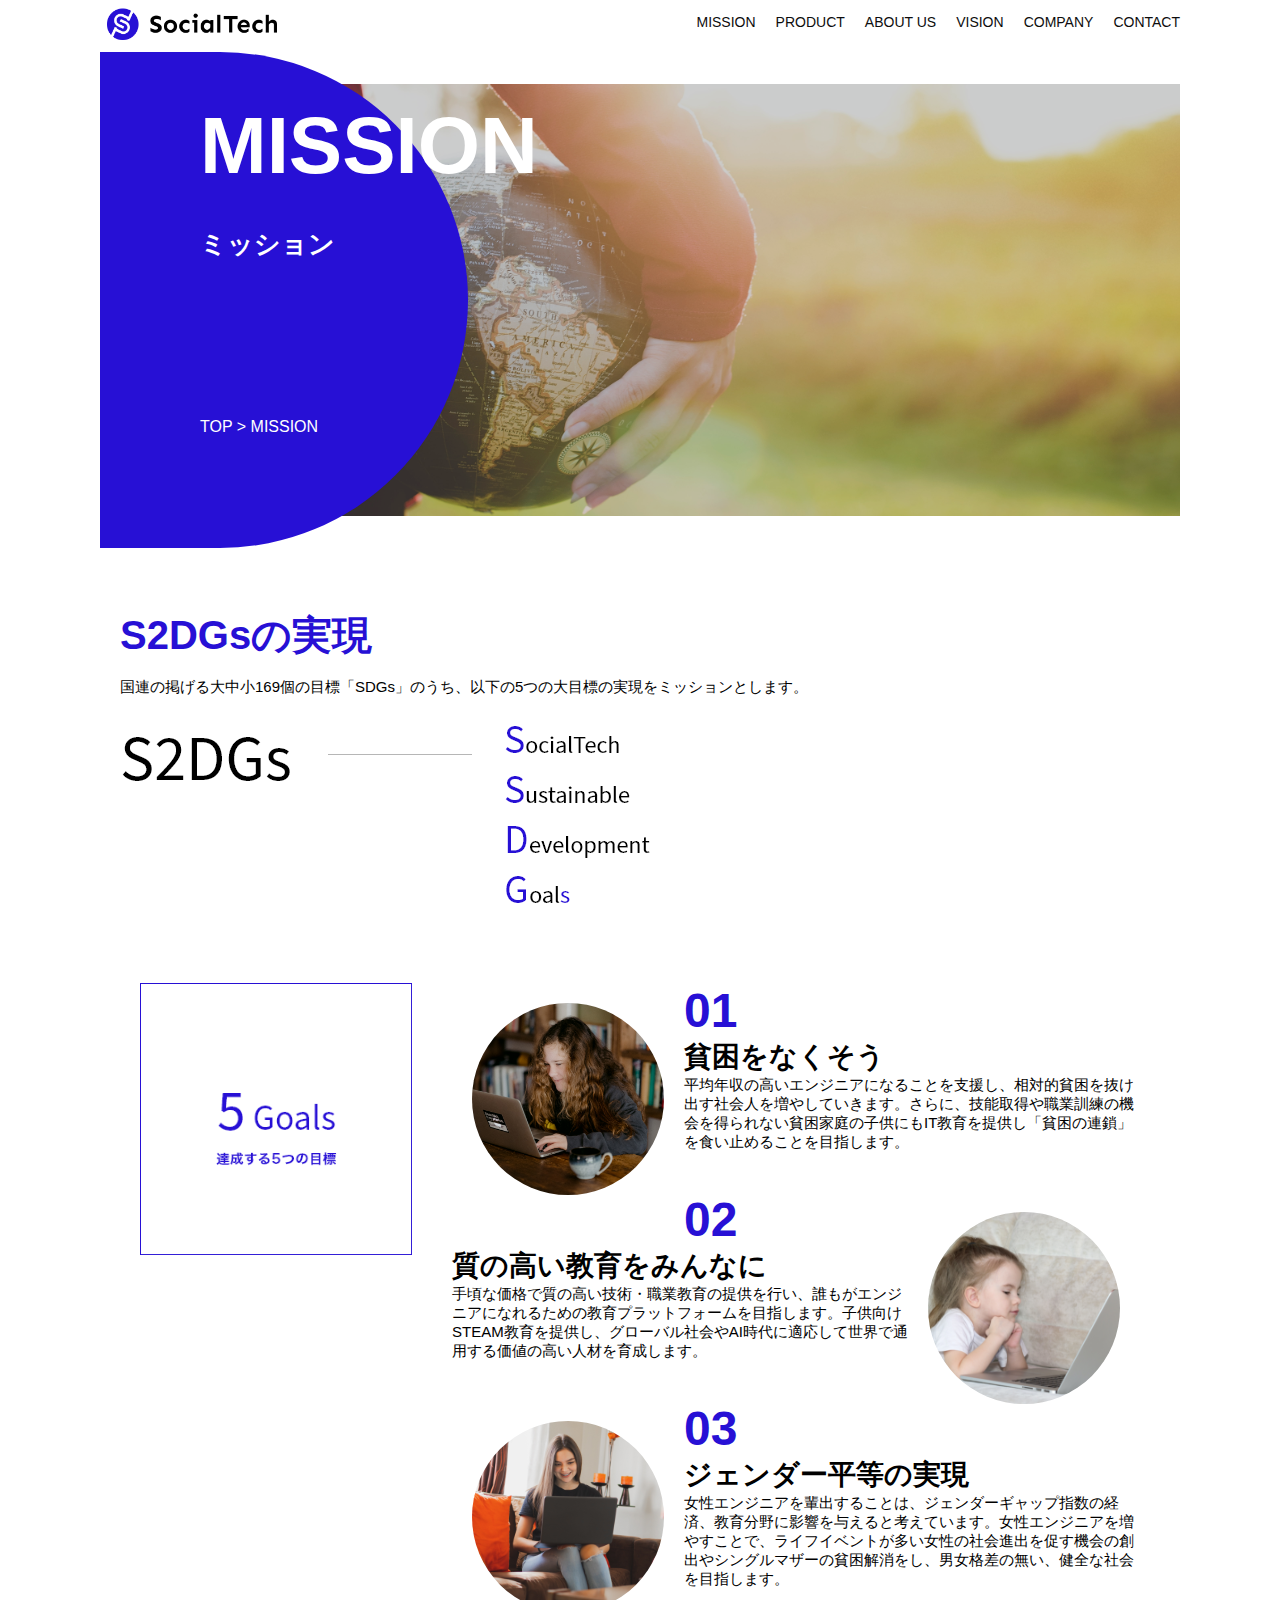
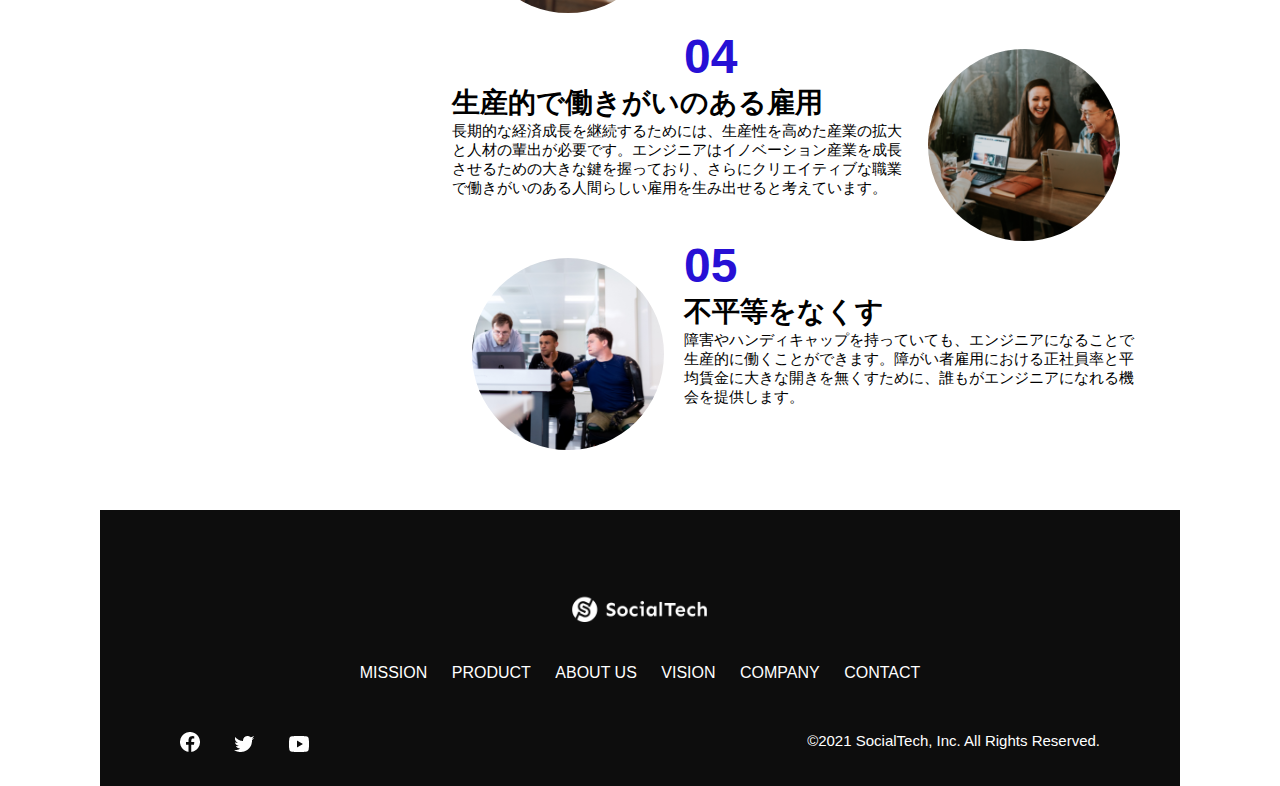
<file: kadai_tutorial_output/mission.html>
<!DOCTYPE html>
<html>
  <head>
    <title>SocialTech - MISSION ミッション -</title>
    <meta charset="utf-8">
    <meta name="description" content="SocialTechが目指す5つの目標（S2DGs）を紹介します">
    <meta name="viewport" content="width=device-width, initial-scale=1.0">
    <link rel="stylesheet" href="style.css">
  </head>

  <body>
    <!-- ヘッダー -->
    <header>
      <!-- ロゴ -->
       <a href="index.html" id="logo">
        <img src="images/logo.png" alt="トップページに戻る">
       </a>

       <!-- PC用ナビゲーション -->
       <nav id="nav-pc">
        <ul>
          <li><a href="mission.html">MISSION</a></li>
          <li><a href="product.html">PRODUCT</a></li>
          <li><a href="index.html#aboutus">ABOUT US</a></li>
          <li><a href="index.html#vision">VISION</a></li>
          <li><a href="index.html#company">COMPANY</a></li>
          <li><a href="index.html#contact">CONTACT</a></li>
        </ul>
       </nav>

       <!-- スマホ用メニューボタン -->
       <button id="menu-sp" onclick="document.getElementById('nav-sp').style.display = 'block'">
        <img src="images/button-menu.png" alt="ナビゲーションを開く">
       </button>

       <!-- スマホ用ナビゲーション -->
       <div id="nav-sp">
        <button id="close" onclick="document.getElementById('nav-sp').style.display = 'none'">
          <img src="images/button-close.png" alt="ナビゲーションを閉じる">
        </button>

        <nav>
          <ul>
            <li>
              <a id="logo-sp" href="index.html" onclick="document.getElementById('nav-sp').style.display = 'none'"><img src="images/logo-sp.png" alt="トップページに戻る"></a>
            </li>
            <li><a class="menu" href="mission.html" onclick="document.getElementById('nav-sp').style.display = 'none'">MISSION</a></li>
            <li><a class="menu" href="product.html" onclick="document.getElementById('nav-sp').style.display = 'none'">PRODUCT</a></li>
            <li><a class="menu" href="index.html#aboutus" onclick="document.getElementById('nav-sp').style.display = 'none'">ABOUT US</a></li>
            <li><a class="menu" href="index.html#vision" onclick="document.getElementById('nav-sp').style.display = 'none'">VISION</a></li>
            <li><a class="menu" href="index.html#company" onclick="document.getElementById('nav-sp').style.display = 'none'">COMPANY</a></li>
            <li><a class="menu" href="index.html#contact" onclick="document.getElementById('nav-sp').style.display = 'none'">CONTACT</a></li>
          </ul>
        </nav>
        <div id="sns">
          <a href="https://www.facebook.com/sejuku2013">
            <img src="images/button-facebook.png" alt="Facebookのリンク">
          </a>
          <a href="https://twitter.com/samuraijuku">
            <img src="images/button-twitter.png" alt="Twitterのリンク">
          </a>
          <a href="https://www.youtube.com/channel/UCCFOQO5aDK0xXam4cUQXT8g">
            <img src="images/button-youtube.png" alt="YouTubeのリンク">
          </a>
        </div>
       </div> 
    </header>

    <main>
      <article>
        <section id="mission-main">
          <div class="mission-main-inner">
            <div id="mission-title">
              <h1>MISSION<br><span>ミッション</span></h1>
              <p>TOP > MISSION</p>
            </div>
          </div>
        </section>

        <section id="mission-s2dgs">
          <h2 class="mission-h2">S2DGsの実現</h2>
          <p>国連の掲げる大中小169個の目標「SDGs」のうち、以下の5つの大目標の実現をミッションとします。</p>
          <img src="images/mission/mission-s2dgs.png" alt="S2DGs">
        </section>

        <section id="mission-five-goals">
          <div class="five-goals-image">
            <img src="images/mission/mission-5goals.png" alt="5Goals">
          </div>
          <div class="five-goals-read">
            <div>
              <img class="fivegoals-image-left" src="images/mission/mission-5goals01.png" alt="PCを操作する女の子">
              <span class="fivegoals-number">01</span>
              <h3 class="fivegoals-h3">貧困をなくそう</h3>
              <p class="fivegoals-p">平均年収の高いエンジニアになることを支援し、相対的貧困を抜け出す社会人を増やしていきます。さらに、技能取得や職業訓練の機会を得られない貧困家庭の子供にもIT教育を提供し「貧困の連鎖」を食い止めることを目指します。</p>
            </div>
            <div>
              <img class="fivegoals-image-right"src="images/mission/mission-5goals02.png" alt="PCを見つめる小さい女の子">
              <span class="fivegoals-number">02</span>
              <h3 class="fivegoals-h3">質の高い教育をみんなに</h3>
              <p class="fivegoals-p">手頃な価格で質の高い技術・職業教育の提供を行い、誰もがエンジニアになれるための教育プラットフォームを目指します。子供向けSTEAM教育を提供し、グローバル社会やAI時代に適応して世界で通用する価値の高い人材を育成します。</p>
            </div>
            <div>
              <img class="fivegoals-image-left" src="images/mission/mission-5goals03.png" alt="PCを操作する女性">

              <span class="fivegoals-number">03</span>
              <h3 class="fivegoals-h3">ジェンダー平等の実現</h3>
              <p class="fivegoals-p">女性エンジニアを輩出することは、ジェンダーギャップ指数の経済、教育分野に影響を与えると考えています。女性エンジニアを増やすことで、ライフイベントが多い女性の社会進出を促す機会の創出やシングルマザーの貧困解消をし、男女格差の無い、健全な社会を目指します。</p>
            </div>
            <div>
              <img class="fivegoals-image-right" src="images/mission/mission-5goals04.png" alt="笑顔で話し合う3人の男女">
              <span class="fivegoals-number">04</span>
              <h3 class="fivegoals-h3">生産的で働きがいのある雇用</h3>
              <p class="fivegoals-p">長期的な経済成長を継続するためには、生産性を高めた産業の拡大と人材の輩出が必要です。エンジニアはイノベーション産業を成長させるための大きな鍵を握っており、さらにクリエイティブな職業で働きがいのある人間らしい雇用を生み出せると考えています。</p>
            </div>
            <div>
              <img class="fivegoals-image-left" src="images/mission/mission-5goals05.png" alt="障害を持つ男性が生き生きと働く様子">
              <span class="fivegoals-number">05</span>
              <h3 class="fivegoals-h3">不平等をなくす</h3> 
              <p class="fivegoals-p">障害やハンディキャップを持っていても、エンジニアになることで生産的に働くことができます。障がい者雇用における正社員率と平均賃金に大きな開きを無くすために、誰もがエンジニアになれる機会を提供します。</p>
            </div>
          </div>
        </section>

      </article>
    </main>

    <footer>
      <div id="footer-logo">
        <img src="images/logo-sp.png" alt="SocialTech">
      </div>
      <div id="footer-link">
        <a href="mission.html">MISSION</a>
        <a href="product.html">PRODUCT</a>
        <a href="index.html#aboutus">ABOUT US</a>
        <a href="index.html#vision">VISION</a>
        <a href="index.html#company">COMPANY</a>
        <a href="index.html#contact">CONTACT</a>
      </div> 
      <div id="sns-footer">
        <div class="sns-btns">
          <a href="https://www.facebook.com/sejuku2013"><img src="images/button-facebook.png" alt="Facebookのリンク"></a>
          <a href="https://twitter.com/samuraijuku"><img src="images/button-twitter.png" alt="Twitterのリンク"></a>
          <a href="https://www.youtube.com/channel/UCCFOQO5aDK0xXam4cUQXT8g"><img src="images/button-youtube.png" alt="YouTubeのリンク"></a>
        </div>
        <p id="copyright">&copy;2021 SocialTech, Inc. All Rights Reserved.</p>
      </div>
    </footer>

  </body>
</html>
</file>
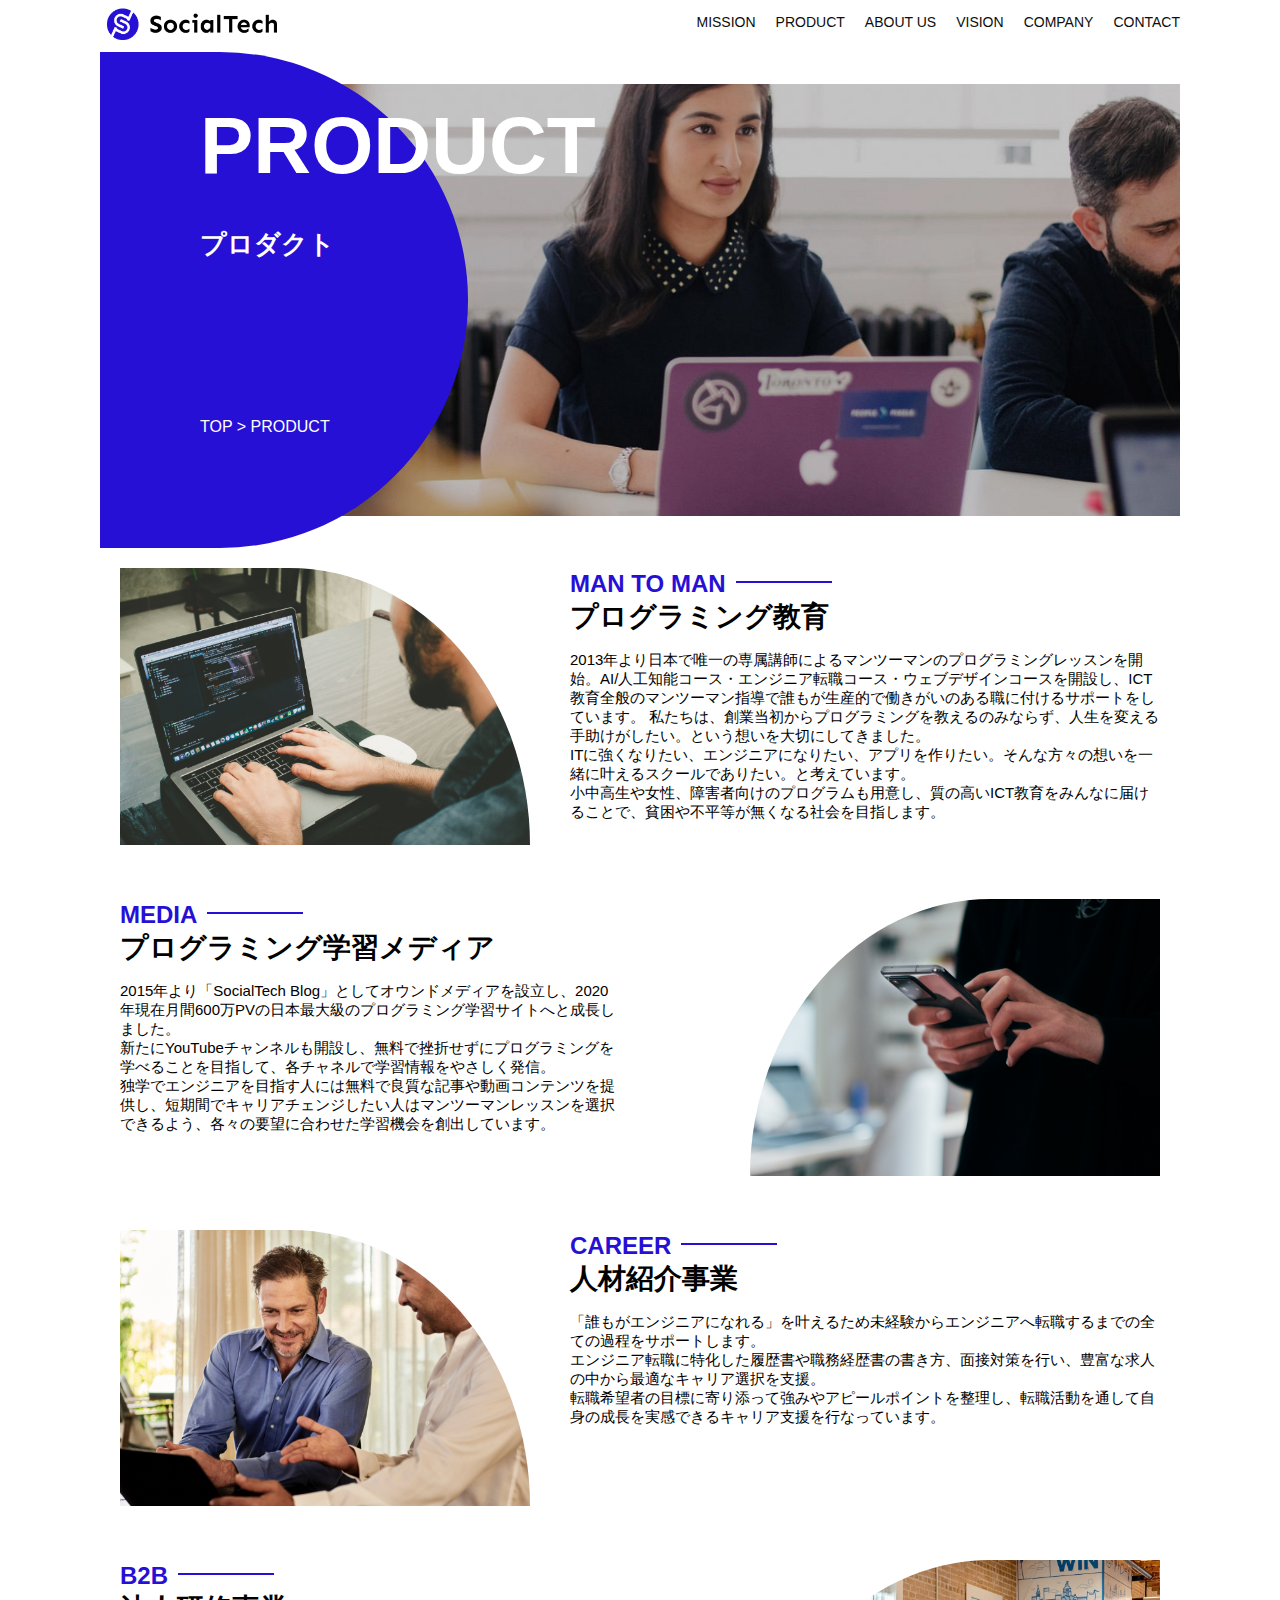
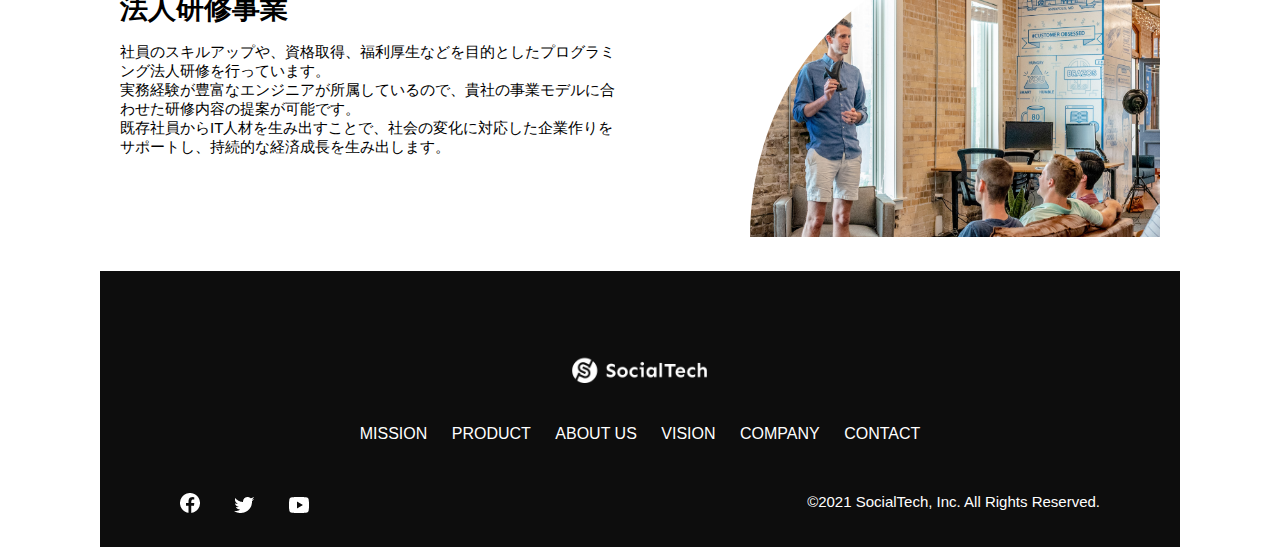
<file: kadai_tutorial_output/product.html>
<!DOCTYPE html>
<html>
  <head>
    <title>SocialTech -PRODUCT プロダクト-</title>
    <meta charset="utf-8">
    <meta name="description" content="SocialTechの4つのプロダクトを紹介します">
    <meta name="viewport" content="width=device-width, initial-scale=1.0">
    <link rel="stylesheet" href="style.css">
  </head>

  <body>
    <!-- ヘッダー -->
     <header>

     <!-- ロゴ -->
      <a href="index.html" id="logo">
        <img src="images/logo.png" alt="トップページに戻る">
      </a>

       <!-- PC用ナビゲーション -->
      <nav id="nav-pc">
        <ul>
          <li><a href="mission.html">MISSION</a></li>
          <li><a href="product.html">PRODUCT</a></li>
          <li><a href="index.html#aboutus">ABOUT US</a></li>
          <li><a href="index.html#vision">VISION</a></li>
          <li><a href="index.html#company">COMPANY</a></li>
          <li><a href="index.html#contact">CONTACT</a></li>
        </ul>
      </nav>  

      <!-- スマホ用メニューボタン -->
      <button id="menu-sp" onclick="document.getElementById('nav-sp').style.display = 'block'">
        <img src="images/button-menu.png" alt="ナビゲーションを開く">
      </button>   

      <!-- スマホ用ナビゲーション -->
       <div id="nav-sp">
        <button id="close" onclick="document.getElementById('nav-sp').style.display = 'none'">
          <img src="images/button-close.png" alt="ナビゲーションを閉じる">
        </button>

        <nav>
          <ul>
            <li>
              <a id="logo-sp" href="index.html" onclick="document.getElementById('nav-sp').style.display = 'none'"><img src="images/logo-sp.png" alt="トップページに戻る"></a>
            </li>
            <li><a class="menu" href="mission.html" onclick="document.getElementById('nav-sp').style.display = 'none'">MISSION</a></li>
            <li><a class="menu" href="product.html" onclick="document.getElementById('nav-sp').style.display = 'none'">PRODUCT</a></li>
            <li><a class="menu" href="index.html#aboutus" onclick="document.getElementById('nav-sp').style.display = 'none'">ABOUT US</a></li>
            <li><a class="menu" href="index.html#vision" onclick="document.getElementById('nav-sp').style.display = 'none'">VISION</a></li>
            <li><a class="menu" href="index.html#company" onclick="document.getElementById('nav-sp').style.display = 'none'">COMPANY</a></li>
            <li><a class="menu" href="index.html#contact" onclick="document.getElementById('nav-sp').style.display = 'none'">CONTACT</a></li>
          </ul>
        </nav>
        <div id="sns">
          <a href="https://www.facebook.com/sejuku2013">
            <img src="images/button-facebook.png" alt="Facebookのリンク">
          </a>
          <a href="https://twitter.com/samuraijuku">
            <img src="images/button-twitter.png" alt="Twitterのリンク">
          </a>
          <a href="https://www.youtube.com/channel/UCCFOQO5aDK0xXam4cUQXT8g">
            <img src="images/button-youtube.png" alt="YouTubeのリンク">
          </a>
        </div>
       </div>
      </header>

      <main>
        <article>
          <section id="product-main">
            <div class="product-main-inner">
              <div id="product-title">
                <h1>PRODUCT<br><span>プロダクト</span></h1>
                <p>TOP >  PRODUCT</p>
              </div>
            </div>
          </section>

            <section class="product-section product-section-left">
              <div class="product-section-img">
                <img src="images/product/product-mantoman.png" alt="PCでコードを書く男性">
              </div>
              <div class="product-read">
                <h2 class="product-h2">MAN TO MAN</h2>
                <h3 class="product-h3">プログラミング教育</h3>
                <p>
                  2013年より日本で唯一の専属講師によるマンツーマンのプログラミングレッスンを開始。AI/人工知能コース・エンジニア転職コース・ウェブデザインコースを開設し、ICT教育全般のマンツーマン指導で誰もが生産的で働きがいのある職に付けるサポートをしています。 私たちは、創業当初からプログラミングを教えるのみならず、人生を変える手助けがしたい。という想いを大切にしてきました。<br>ITに強くなりたい、エンジニアになりたい、アプリを作りたい。そんな方々の想いを一緒に叶えるスクールでありたい。と考えています。<br>小中高生や女性、障害者向けのプログラムも用意し、質の高いICT教育をみんなに届けることで、貧困や不平等が無くなる社会を目指します。
                </p>
              </div>
            </section>

            <section class="product-section product-section-right">
              <div class="product-read">
                <h2 class="product-h2">MEDIA</h2>
                <h3 class="product-h3">プログラミング学習メディア</h3>
                <p>2015年より「SocialTech Blog」としてオウンドメディアを設立し、2020年現在月間600万PVの日本最大級のプログラミング学習サイトへと成長しました。<br>新たにYouTubeチャンネルも開設し、無料で挫折せずにプログラミングを学べることを目指して、各チャネルで学習情報をやさしく発信。<br>独学でエンジニアを目指す人には無料で良質な記事や動画コンテンツを提供し、短期間でキャリアチェンジしたい人はマンツーマンレッスンを選択できるよう、各々の要望に合わせた学習機会を創出しています。</p>
              </div>
              <div class="product-section-img">
                <img src="images/product/product-media.png" alt="スマートフォンを操作する人">
              </div>
            </section>

            <section class="product-section product-section-left">
              <div class="product-section-img">
                <img src="images/product/product-career.png" alt="笑顔で話し合う2人の男性">
              </div>
              <div class="product-read">
                <h2 class="product-h2">CAREER</h2>
                <h3 class="product-h3">人材紹介事業</h3>
                <p>「誰もがエンジニアになれる」を叶えるため未経験からエンジニアへ転職するまでの全ての過程をサポートします。<br>エンジニア転職に特化した履歴書や職務経歴書の書き方、面接対策を行い、豊富な求人の中から最適なキャリア選択を支援。<br>転職希望者の目標に寄り添って強みやアピールポイントを整理し、転職活動を通して自身の成長を実感できるキャリア支援を行なっています。<br></p>
              </div>
            </section>

            <section class="product-section product-section-right">
              <div class="product-read">
                <h2 class="product-h2">B2B</h2>
                <h3 class="product-h3">法人研修事業</h3>
                <p>社員のスキルアップや、資格取得、福利厚生などを目的としたプログラミング法人研修を行っています。<br>実務経験が豊富なエンジニアが所属しているので、貴社の事業モデルに合わせた研修内容の提案が可能です。<br>既存社員からIT人材を生み出すことで、社会の変化に対応した企業作りをサポートし、持続的な経済成長を生み出します。</p>
              </div>
              <div class="product-section-img">
                <img src="images/product/product-b2b.png" alt="講演中の男性とそれを聴く人々">
              </div>
            </section>
            
        </article>
      </main>

      <footer>
        <div id="footer-logo">
          <img src="images/logo-sp.png" alt="SocialTech">
        </div>
        <div id="footer-link">
          <a href="mission.html">MISSION</a>
          <a href="product.html">PRODUCT</a>
          <a href="index.html#aboutus">ABOUT US</a>
          <a href="index.html#vision">VISION</a>
          <a href="index.html#company">COMPANY</a>
          <a href="index.html#contact">CONTACT</a>
        </div>
        <div id="sns-footer">
          <div class="sns-btns">
            <a href="https://www.facebook.com/sejuku2013"><img src="images/button-facebook.png" alt="Facebookのリンク"></a>
          <a href="https://twitter.com/samuraijuku"><img src="images/button-twitter.png" alt="Twitterのリンク"></a>
          <a href="https://www.youtube.com/channel/UCCFOQO5aDK0xXam4cUQXT8g"><img src="images/button-youtube.png" alt="YouTubeのリンク"></a>
        </div>
        <p id="copyright">&copy;2021 SocialTech, Inc. All Rights Reserved.</p>
        </div>
      </footer>

  </body>
</html>
</file>
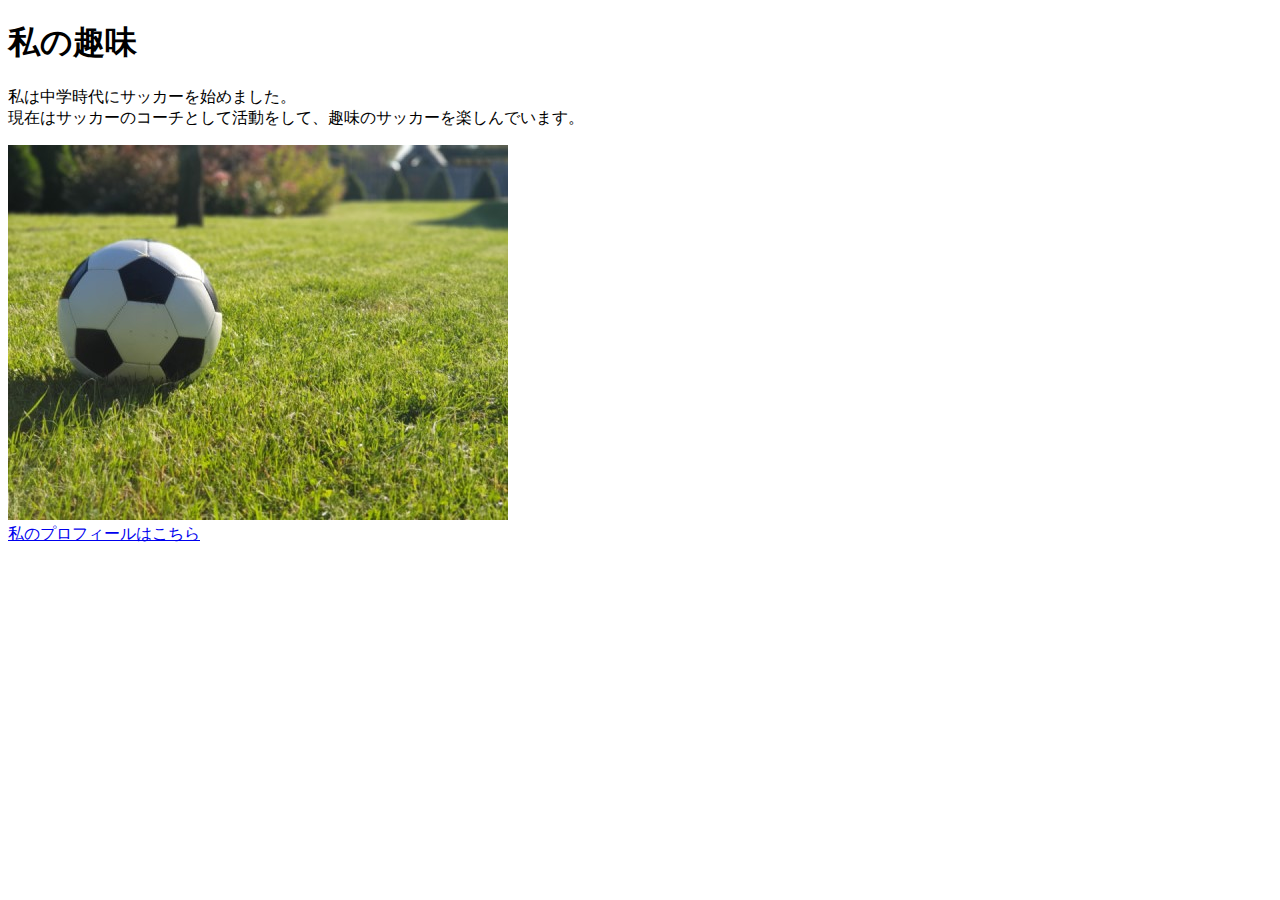
<file: kadai_005/html/kadai_005.html>
<!DOCTYPE html>
<html>
<head>
  <title>5章課題</title>
  <meta name="description" content="このページは5章の課題です。">
  <meta charset="UTF-8">
</head>
<body>
  <h1>私の趣味</h1>
  <p>私は中学時代にサッカーを始めました。<br>
    現在はサッカーのコーチとして活動をして、趣味のサッカーを楽しんでいます。
  </p>
  <img src="images/sample.jpg" alt="サッカーの画像"><br>
  <a href="https://x.com/samuraijuku">私のプロフィールはこちら</a>
</body>
</html>
</file>
<file: kadai_013/style.css>
/* PC、スマホ共通スタイル */
body {
  font-family: "Source Sans Pro", "Hiragino Kaku Gothic ProN", Meiryo, Arial,
    sans-serif;
}

p {
  font-size: 15px;
}

#main-visual>img {
  width: 100%;
}

/*================
PC用のスタイル 
=================*/
@media screen and (min-width: 768px) {
  /* 横幅設定 */
  body {
    max-width: 1080px;
    min-width: 960px;
    margin: 0 auto 0 auto;
  }

  /* ヘッダー */
  header {
    display: flex;
    justify-content: space-between;
  }

  /* ナビゲーションのレイアウト */
  #nav-pc {
    text-align: right;
    font-size: 14px;
    padding-top: 15px;
  }

  /* ナビゲーションのリンクの装飾設定 */
  #nav-pc>a {
    text-decoration: none;
    margin-left: 20px;
  }

  #nav-pc>a:link {
    color: #0d0d0d;
  }

  #nav-pc>a:visited {
    color: #0d0d0d;
  }

  #nav-pc>a:hover {
    color: #0d0d0d;
    text-decoration: underline;
  }

  #nav-pc>a:active {
    color: #0d0d0d;
  }

}

/*====================
  スマートフォン用のスタイル
 =====================*/
@media screen and (max-width: 767px) {
 body {
  min-width: 375px;
  margin: 0;
 }
  /* PC用ナビゲーション非表示 */
 #nav-pc {
  display: none;
  }
  /* ハンバーガーメニュー */
  #menu-sp {
    float: right;
    padding: 0; 
  }
  #nav-sp {
    background-color: #ce933e;
    position: absolute;
    left: 0;
    top: 0;
    height: 100%;
    width: 100%;
    display: none;
    z-index: 100;
  }
  #nav-sp ul {
    padding-left: 0;
  }
  #nav-sp li {
    list-style: none;
  }
  #close {
    position: absolute;
    top: 20px;
    right: 20px;
  }
  #logo-sp {
    margin: 80px 0 30px 20px;
  }
  #nav-sp a {
    display: block;
  }
  #nav-sp a:link {
    color: #ffffff;
  }
  #nav-sp a:visited {
    color: #ffffff;
  }
  #nav-sp a:hover {
    color: #ffffff;
    text-decoration: underline;
  }
  #nav-sp a:active {
    color: #ffffff;
  }
  #nav-sp .menu {
    text-decoration: none;
    display: block;
    margin-left: 20px;
    margin-right: 20px;
    height: 44px;
    font-size: 16px;
    background-image: url("images/arrow.png");
    background-repeat: no-repeat;
    background-position: right top;
  }
  /* デフォルトスタイル（スマホ用） */
  .nav-pc {
    display: none; /* PC用は非表示 */
  }
}

/* メディアクエリ（PC用） */
@media screen and (min-width: 768px) {
  #nav-sp {
    display: none; 
  }
  #menu-sp {
    display: none;
  }
}
</file>
<file: kadai_tutorial_output/style.css>
/* PC、スマホ共通スタイル */
* {
  box-sizing: border-box;
}

p {
 font-size: 15px;
}

body {
 max-width: 1080px;
 margin: 0 auto 0 auto;  
 font-family: "Source Sans Pro", "Hiragino Kaku Gothic ProN", Meiryo, Arial, sans-serif;
}

/* ヘッダー */
header {
display: flex;
justify-content: space-between;
} 

/* ナビゲーションのレイアウト */
#nav-pc {
 font-size: 14px;
}

#nav-pc ul {
 display: flex;
 padding-left: 0;
}

#nav-pc li {
 list-style: none;
}

/* ナビゲーションのリンクの装飾設定 */
#nav-pc a {
 text-decoration: none;
 margin-left: 20px;
 color: #0d0d0d;
}

#nav-pc a:hover {
 text-decoration: underline;
}

/* スマホ用ナビを非表示 */
#nav-sp,
#menu-sp {
 display: none;
}

/* メインビジュアル*/
#main-visual {
 position: relative;
 height: 400px;
}

#main-message {
 position: absolute;
 top: 0;
 left: 0;
 background-color: #2710d5;
 color: #ffffff;
 border-radius: 0 0 476px 0;
 max-width: 620px;
 height: 100%;
 width: 100%;
 z-index: 11;
}

#main-message h1 {
 font-size: 60px;
 margin: 100px 0 0 50px;
}
#main-message > p { 
 font-size: 28px;
 margin: 0 0 0 50px;
}

#main-visual > img {
  max-width: 620px;
  border-radius: 476px 0 0 0;
  position: absolute;
  top: 0;
  right: 0;
  z-index: 10;
}

 /* 見出し */
 h2 {
  margin: 40px 0 0 0;
}

h2::after {
  content: url("images/line.png");
  margin-left: 10px;
}

h3 {
  font-size: 27px;
}

/* ミッション */
#mission {
  margin: 80px auto 80px auto;
}

#mission-flex {
  display: flex;
}

#mission-flex > div {
  width: 50%;
  margin: 20px;
}

#mission-photo {
  width: 100%;
}

#s2dgs {
  margin-top: 50px;
  width: 100%;
}

 /* プロダクト */
#product {
  background-color: #fafafa;
  margin: 80px 0 80px 0;
  padding: 10px 40px 0px 40px;
}

/* 外枠 */
#product .product-flex {
  margin-top: 40px;
  display: flex;
}

/* 左のカラム */
#product-left {
  width: 50%;
  margin-right: 20px;
}

/* 右のカラム */
#product-right {
  width: 50%;
  margin-left: 20px;
  margin-top: 80px;
}

/* 写真＋説明の枠 */
#product-left > div {
  position: relative;
  height: 480px;
  margin-right: 20px;
}

#product-right > div {
  position: relative;
  height: 480px;
  margin-left: 20px;
}
/* 写真*/
.product-photo {
  width: 100%;
}

 /* 説明文の枠 */
 .product-explain {
   background-color: #ffffff;
   position: absolute;
   left: 0;
   bottom: 50px;
   margin: 0 40px 0 40px;
   padding: 20px;
   box-shadow: 5px 5px 10px rgba(0, 0, 0, 0.05);
 }
 
 /* 説明文の英語 */
 .product-explain > span {
   color: #2710d5;
   font-weight: bold;
   font-size: 16px;
   margin: 0px;
 }
 
 /* 説明文の見出し */
 .product-explain > h3 {
   margin: 5px 0 5px 0;
 }
 
 /* 説明文 */
 .product-explain > p {
   font-size: 14px;
   margin: 0;
 }
 
 /* もっと見るボタン */
 #product-more {
   text-align: center;
 }
 
 #product-more a {
   position: relative;
   bottom: -42px;
 }

 /* ABOUT US */
 #aboutus {
  margin: 80px auto 80px auto;
 }

 /* ３つの組織文化と写真を入れる枠　*/
 #aboutus > div {
  display: flex;
 }

 /* 写真 */
 .culture-img {
  width: 50%;
  align-self: flex-start;
 }

 .culture-img2 {
  margin-top: 50px;
  width: 100%;
 }

 /* ３つの組織文化の表 */
 .culture-table {
  margin-right: 50px;
 }

 /* 番号 */
 .culture-num {
  font-size: 80px;
  color: #2710d5;
  padding: 0 20px 0 0;
}

/* 見出し */
.culture-table th {
  text-align: left;
  font-size: 28px;
  font-weight: bold;
}

/* 組織文化英語 */
.culture-en {
  color: #2710d5;
  font-size: 24px;
}

/* 説明文 */
.culture-description {
  margin: 0;
}

/* ビジョン */
#vision {
  margin: 80px auto 80px auto;
}

/* セクション内の外枠 */
#vision > div {
  display: flex;
  justify-content: space-between;
  flex-wrap: wrap;
}

/*７つの行動指針の枠*/
.vision-box {
  width: 300px;
  height: 300px;
  margin-bottom: 30px;
  position: relative;
}

.vision-box > img {
  width: 100%;
  position: relative;
  z-index: 30;
}

.vision-box > div {
  position: absolute;
  top: 0;
  left: 0;
  z-index: 31;
  margin-right: 20px;
}

.vision-box > div > h4 {
  color: #2710d5;
  font-size: 19px;
  margin: 80px 0 0 0;
}

.vision-box > div > h4::first-letter {
  font-size: 40px;
}

.vision-box > div > h5 {
  font-size: 20px;
  margin: 0 0 0 0;
}

.vision-box > div > p {
  margin: 10px 0 0 0;
}

/* 会社概要 */
#company {
  margin: 80px auto 80px auto;
}

#company-table {
  width: 100%;
}

.tableheader {
  text-align: left;
  padding: 20px;
  border-bottom-color: #2710d5;
  border-bottom-width: 1px;
  border-bottom-style: solid;
  width: 100px;
}

.tableheader-first {
  border-top-color: #2710d5;
  border-top-width: 1px;
  border-top-style: solid;
}

.cell {
  padding: 30px;
  border-bottom-color: #ececec;
  border-bottom-width: 1px;
  border-bottom-style: solid;
}

.cell-first {
  border-top-color: #ececec;
  border-top-width: 1px;
  border-top-style: solid;
}

#company > iframe {
  width: 100%;
  height: 368px;
  margin-top: 40px;
}

 /* お問い合わせ */
 #contact {
  margin: 80px auto 80px auto;
}

/* 外枠 */
#contact > form > div {
  display: flex;
  flex-direction: row;
  flex-wrap: wrap;
  padding-bottom: 30px;
}

 /* 左列の見出し */
 .contact-heading {
  width: 240px;
  align-self: center;
}
/* 見出しのラベル */
.contact-label {
  font-weight: bold;
}
/* 必須 */
.contact-span {
  color: #ce2222;
  margin: 0 0 0 20px;
  font-weight: bold;
}

/* テキストボックス */
.contact-textbox {
  border-top: 0px;
  border-right: 0px;
  border-left: 0px;
  border-bottom-width: 1px;
  border-bottom-color: #707070;
  border-style: solid;
  background-color: #fafafa;
  width: 400px;
  height: 56px;
}

/* お問い合わせ内容のテキストエリア */
.contact-textarea {
  border-top: 0px;
  border-right: 0px;
  border-left: 0px;
  border-bottom-width: 1px;
  border-bottom-color: #707070;
  background-color: #fafafa;
  width: 400px;
  height: 200px;
}

/* 個人情報の取り扱い */
#contact dt {
  font-weight: bold;
}

#contact dd {
  margin: 0 0 16px 0;
}

#contact dd p {
  margin: 0;
}

#contact dd ul {
  padding-left: 0;
}

#contact dd li {
  margin-bottom: 0;
  list-style: none;
}

/* フッター */
footer {
  background-color: #0d0d0d;
  text-align: center;
  padding: 80px 80px 30px 80px;
}

#footer-logo {
  margin-bottom: 30px;
}

#footer-link {
  margin-bottom: 50px;
}

#footer-link > a {
  text-decoration: none;
  margin: 10px;
  color: #ffffff;
}

#footer-link > a:hover {
  text-decoration: underline;
}
 #sns-footer {
  display: flex;
  justify-content: space-between;
  text-align: left;
 }

 #sns-footer a {
  margin-right: 30px;
 }

 #copyright {
  color: #ffffff;
  margin: 0;
 }

 /* mission.html用スタイル */
 /* ミッションのメインビジュアル */
 .mission-main-inner {
  background-image: url("images/mission/mission-main.png");
  background-repeat: no-repeat;
  background-position-y: center;
}

#mission-title {
  background-color: #2710d5;
  width: 368px;
  color: #ffffff;
  height: 496px;
  border-radius: 0 248px 248px 0;
  position: relative;
}

#mission-title h1 {
  position: absolute;
  top: 0;
  left: 100px;
  font-size: 80px;
  line-height: 1;
}

#mission-title h1 span {
  font-size: 26px;
}

#mission-title > p {
  position: absolute;
  top: 350px;
  left: 100px;
  font-size: 16px;
}

/* ミッションページ　S2DGSの設定 */
#mission-s2dgs {
  padding: 20px;
}

.mission-h2 {
  color: #2710d5;
  font-size: 40px;
}

.mission-h2::after {
  content: none;
}

/* ミッションページ　5つのゴールの設定 */
#mission-five-goals {
  padding: 20px;
  display: flex;
}

#mission-five-goals .five-goals-image {
  width: 30%;
  padding: 20px;
}

#mission-five-goals .five-goals-image img {
  width: 100%;
}

#mission-five-goals .five-goals-read {
  width: 70%;
  padding: 20px;
}

#mission-five-goals .five-goals-read > div {
  margin-bottom: 40px;
}

.fivegoals-image-right {
  float: right;
  margin: 20px;
}

.fivegoals-image-left {
  float: left;
  margin: 20px;
}

.fivegoals-number {
  color: #2710d5;
  font-size: 48px;
  font-weight: bold;
  margin: 0;
}

.fivegoals-h3 {
  font-size: 28px;
  margin: 0;
}

.fivegoals-p {
  margin: 0;
}

 /* プロダクトページ */
 .product-main-inner {
  background-image: url("images/product/product-main.png");
  background-repeat: no-repeat;
  background-position-y: center;
 }

 #product-title {
  background-color: #2710d5;
  width: 368px;
  color: #ffffff;
  height: 496px;
  border-radius: 0 248px 248px 0;
  position: relative;
 }

 #product-title h1 {
  position: absolute;
  top: 0;
  left: 100px;
  font-size: 80px;
  line-height: 1;
 }

 #product-title h1 span {
  font-size: 26px;
 }

 #product-title > p {
  position: absolute;
  top: 350px;
  left: 100px;
  font-size: 16px;
 }

 /* セクション */
.product-section {
  display: flex;
  padding: 20px 20px 0;
}

.product-section .product-section-img {
  width: 450px;
}

 /* 右が画像のセクション*/
.product-section-left .product-section-img img {
  width: 100%;
  padding: 0 40px 30px 0;
  border-radius: 0 432px 0 0;
}

.product-section-left .product-read {
  width: 50%;
  flex-grow: 1;
}

.product-section-left .product-read p {
  margin-bottom: 0;
}

/* 右が画像のセクション*/
.product-section-right {
  justify-content: space-between;
}
.product-section-right .product-section-img img {
  width: 100%;
  padding: 0 0 30px 40px;
  border-radius: 432px 0 0 0;
}

.product-section-right .product-read {
  width: 500px;
}

.product-h2 {
  color: #2710d5;
  font-size: 24px;
  margin: 0;
}

.product-h3 {
  font-size: 28px;
  margin: 0;
}
  

 /*====================
  スマートフォン用のスタイル
 =====================*/
 @media screen and (max-width: 767px) {
  /* PC用ナビゲーション非表示 */
  #nav-pc {
    display: none;
  }

  /* ハンバーガーメニュー */
  #menu-sp {
    display: block;
    background-color: transparent;
    float: right;
    padding: 0;
    border: none;
  }

  /* スマホ用ナビゲーションの表示切替*/
  /* 初期状態、レイアウトと非表示設定 */
  #nav-sp {
    background-color: #2710d5;
    position: fixed;
    left: 0;
    top: 0;
    height: 100%;
    width: 100%;
    display: none;
    z-index: 100;
  }

   /* ×ボタン */
   #close {
    position: absolute;
    top: 20px;
    right: 20px;
    background-color: transparent;
    border: none;
  }

  #nav-sp nav ul {
    padding-left: 0;
  }

  #nav-sp nav li {
    list-style: none;
  }

  /* ナビゲーションメニュー用ロゴ */
  #logo-sp {
    margin: 80px 0 30px 20px;
  } 

  /* ナビゲーションのリンクの装飾設定 */
  #nav-sp nav a {
    display: block;
    color: #ffffff;
  }
 
  #nav-sp nav a:hover {
     text-decoration: underline;
   }
 
   #nav-sp .menu {
     text-decoration: none;
     margin: 0 20px 0 20px;
     height: 44px;
     font-size: 16px;
     background-image: url("images/arrow.png");
     background-repeat: no-repeat;
     background-position: right top;
   }

  #sns {
    position: absolute;
    bottom: 20px;
    left: 20px;
  }

  #sns > a {
    margin-right: 30px;
  } 

  /* メインビジュアル */
  #main-visual {
    position: relative;
    height: 470px;
  }

  #main-visual > div {
    text-align: center;
    height: 280px;
  }

  #main-visual h1 {
    font-size: 28px;
    margin: 90px 0 0 0;
  }

  #main-visual > div > p {
    margin: 0;
    font-size: 15px;
  }

  #main-visual > img {
    width: 100%;
    border-radius: 476px 0 0 0;
    top: auto;
    bottom: 0;
  }

  /*見出し*/
  h2 {
    margin: 15px 0 15px 0;
  }

  h3 {
    font-size: 24px;
    margin: 10px 0 0 0;
  }
  
  /* ミッション */
  #mission {
    margin: 20px 0 20px 0;
    padding: 0 20px 0 20px;
  }

  #mission-flex {
    flex-direction: column;
  }

  #mission-flex > div {
    width: 100%;
    margin: 0;
  }
  /* プロダクト */
  #product {
    margin: 0;
    padding: 10px 20px 0 20px;
  }
/* 外枠 */
  #product .product-flex {
    flex-direction: column;
    margin-top: 0;
  }
/* 左右のカラム　スマホでは縦並び */
  #product-left,
  #product-right {
    width: 100%;
    margin: 0;
  }
/*  写真＋説明の枠 */
  #product-left > div,
  #product-right > div {
    height: auto;
    margin: 0;
  }
/* 説明文の枠 */
  .product-explain {
    position: relative;
    margin: 0;
  }

  .product-explain > h3 {
    margin: 10px 0 10px 0;
    font-size: 24px;
  }
/* もっと見るボタン */
  #product-more {
    text-align: left;
  }
 /* ABOUT US */
  #aboutus {
    margin: 80px 20px 80px 20px;
  }

  #aboutus > div {
    flex-direction: column;
  }

  .culture-table th {
    font-size: 16px;
  }

  .culture-table {
    margin-right: 0;
    padding-right: 20px;
    order: 2;
  }

  .culture-img {
    width: 100%;
    order: 1;
  }

  .culture-img2 {
    margin-top: 0;
  }
  .culture-num {
    padding: 0;
  }

  .culture-description {
    margin: 0;
  }

  /* ビジョン */
#vision {
  margin: 80px 20px 80px 20px;
  }  

.vision-box > img {
  position: absolute;
  top: 0;
  left: 0;
  }

.vision-box > div > h4 {
  margin: 60px 0 0 0;
  }

#company {
  margin: 0 20px 0 20px;
  }

  /*会社概要*/
#company > h3 {
  margin-bottom: 20px;
  }

.tableheader {
  width: 50px;
  }

.cell {
  padding: 20px;
  }

#company > iframe {
  height: 240px;
  }

  /* お問い合わせ */
  #contact {
    margin: 80px 20px 80px 20px;
  }

  #contact > h3 {
    margin-bottom: 20px;
  }

  #contact > form > div {
    flex-direction: column;
    margin-bottom: 20px;
  }

  .contact-heading {
    align-self: auto;
    margin-bottom: 20px;
  }

  .contact-textbox {
    min-width: 300px;
    width: 100%;
  }

  .contact-textarea {
    height: 150px;
    width: 100%;
  }

  .radiobutton {
    margin-bottom: 20px;
  }

  /* フッター */
  footer {
    padding: 30px 20px 50px 20px;
    text-align: left;
  }

  #footer-link > a {
    margin: 0 20px 30px 0;
    display: block;
    background-image: url("images/arrow.png");
    background-repeat: no-repeat;
    background-position: right top;
  }

  #footer-link > a:hover {
    text-decoration: underline;
  }

  #sns-footer {
    flex-direction: column;
    justify-content: flex-start;
  }

  #copyright {
    font-size: 12px;
    margin-top: 30px;
  }

  /* mission.html用スタイル */
   /* ミッションのメインビジュアル */
  #mission-main {
    height: 256px;
    margin-top: 4%;
    position: relative;
  }

  .mission-main-inner {
    height: 80%;
    background-size: cover;
  }

  #mission-title {
   width: 136px;
   height: 256px;
   position: absolute;
   top: -10%; 
  }

  #mission-title h1 {
    left: 20px;
    font-size: 40px;
  }

  #mission-title h1 span {
    font-size: 18px;
  }

  #mission-title > p {
    top: 180px;
    left: 20px;
    font-size: 13px;
  }

  /* ミッションページ　S2DGSの設定 */
  .mission-h2 {
    font-size: 38px;
    margin: 0px;
  }

  .mission-h2::after {
    content: none;
  }

  #mission-s2dgs > img {
    width: 100%;
  }

   /* ミッションページ　5つのゴールの設定 */
   #mission-five-goals {
    flex-direction: column;
   }

   #mission-five-goals > div {
    padding: 0;
   }

   #mission-five-goals .five-goals-image,
   #mission-five-goals .five-goals-read {
    width: 100%;
    padding: 0;
   }

   #mission-five-goals .five-goals-read > div {
    display: flex;
    flex-direction: column;
   }

   .fivegoals-image-right,
   .fivegoals-image-left {
    align-self: center;
   }

/* プロダクトページ */
#product-main {
  height: 256px;
  margin-top: 4%;
  position: relative;
}

.product-main-inner {
  height: 80%;
  background-size: cover;
}

#product-title {
  width: 136px;
  height: 256px;
  position: absolute;
  top: -10%; 
}

#product-title h1 {
  left: 20px;
  font-size: 40px;
}

#product-title h1 span {
  font-size: 18px;
}

#product-title > p {
  top: 180px;
  left: 20px;
  font-size: 13px;
}

/* セクション */
.product-section {
  flex-direction: column;
}

.product-section .product-section-img {
  width: 100%;
}

.product-section .product-section-img img {
  width: 100%;
  padding: 0;
}

 /* 右が画像のセクション*/
.product-section-left .product-section-img img {
  border-radius: 0 300px 0 0;
}

.product-section-left .product-read {
  width: 100%;
  flex-grow: 1;
}
/* 右が画像のセクション*/
.product-section-right .product-section-img img {	
  order: 1;	
  border-radius: 300px 0 0 0;	
  }

.product-section-right .product-read {
  order: 2;
  width: 100%;
}

}
</file>
<file: kadai-018/style.css>
#top {
  width: 800px;
  background-color: #dcc9f4;
  margin: 20px auto;
  text-align: center; 
}
.top-child {
  width: 20%;
  background-color: #ffd9df;
  display: inline-block;
}
#middle {
  width: 800px;
  height: 800px;
  background-color: #ffd9df;
  padding-top: 20px;
  padding-bottom: 20px;
  position: relative;
  margin: auto;
}
#middle-child01, #middle-child02, #middle-child03{
  width: 200px;
  height: 200px;
  background-color: #87ceeb;
}
#middle-child01 {
  position: absolute;
  top: 100px;
  left: 100px;
}
#middle-child02 {
  position: absolute;
  top: 300px;
  left: 300px;
}
#middle-child03 {
  position: absolute;
  top: 500px;
  left: 500px;
}
#bottom {
  width: 800px;
  height: 300px;
  background-color: #87ceeb;
  text-align: center;
  margin: auto;
  margin: 20px auto;
}
#bottom-child01, #bottom-child02, #bottom-child03 {
  width: 400px;
  height: 100px;
  background-color: #e5dcf0;
}
#bottom-child01 {
  position: relative;
  left: 0px;
}
#bottom-child02 {
  position: relative;
  left: 200px;
}
#bottom-child03 {
  position: relative;
  left: 400px;
}
</file>
<file: kadai-022/style.css>
h1{
margin: 0;
color: rgb(255, 255, 255);
}
p{
  margin: 0;
  font-size: 20px;
}
body{
  margin: 0;
}
a{
  font-size: 20px;
}
header{
  margin-bottom: 20px;
  background-color: rgb(244, 79, 79);
  display: flex;
  justify-content: center; /* 水平方向の中央揃え */
  align-items: center; /* 垂直方向の中央揃え */
}
main{
  margin: 10px;
}
#parent{
  display: flex;
  justify-content: space-evenly;
}
.contents{
  border: 3px solid rgb(238, 204, 204);
  flex-basis: 25%;
  padding: 10px 15px 10px 15px;
  margin: 20px 0px 20px 0px;
  text-align: center;
}
h2{
  font-size: 25px;
  border-bottom: 3px dotted rgb(236, 122, 122);
}
h2::before{
  content: "●";
  color: rgb(239, 111, 139);
}
.contents p:nth-of-type(2)::first-letter {
  font-weight: bold;
  color: rgb(97, 206, 249);
}
.contents img{
  width: 70%;
  margin: 10px 0px 10px 0px;
}
footer{
  background-color: rgb(244, 79, 79);
  margin: auto;
  text-align: center;
}
a{
  color: rgb(255, 255, 255);
}
a:visited {
  color: rgb(193, 234, 251);
}
a:hover {
  color: rgb(245, 178, 168);
}
@media screen and (max-width: 768px) {
  h2{
    font-size: 30px;
  }
  p {
    font-size: 25px;
  }
  #parent{
    flex-direction: column;
  }
}
</file>
<file: kadai_015/style.css>
body {
  font-family: "Arial", "Meiryo", sans-serif;
  font-size: 20px;
  text-align: center;
}
 .blue{
  color: skyblue;
}
 .pink{
  color: rgb(255, 192, 203);
}
h1 {
  font-family: "Josefin Sans", sans-serif;
  font-optical-sizing: auto;
  font-weight: 400;
  font-style: normal;
  font-size: 2em;
  letter-spacing: 1.2em;
  text-shadow: 5px 5px 2px gray;
  border-bottom: solid 3px rgb(115, 115, 114);
}
div p {
  font-weight: bold;
}
</file>
